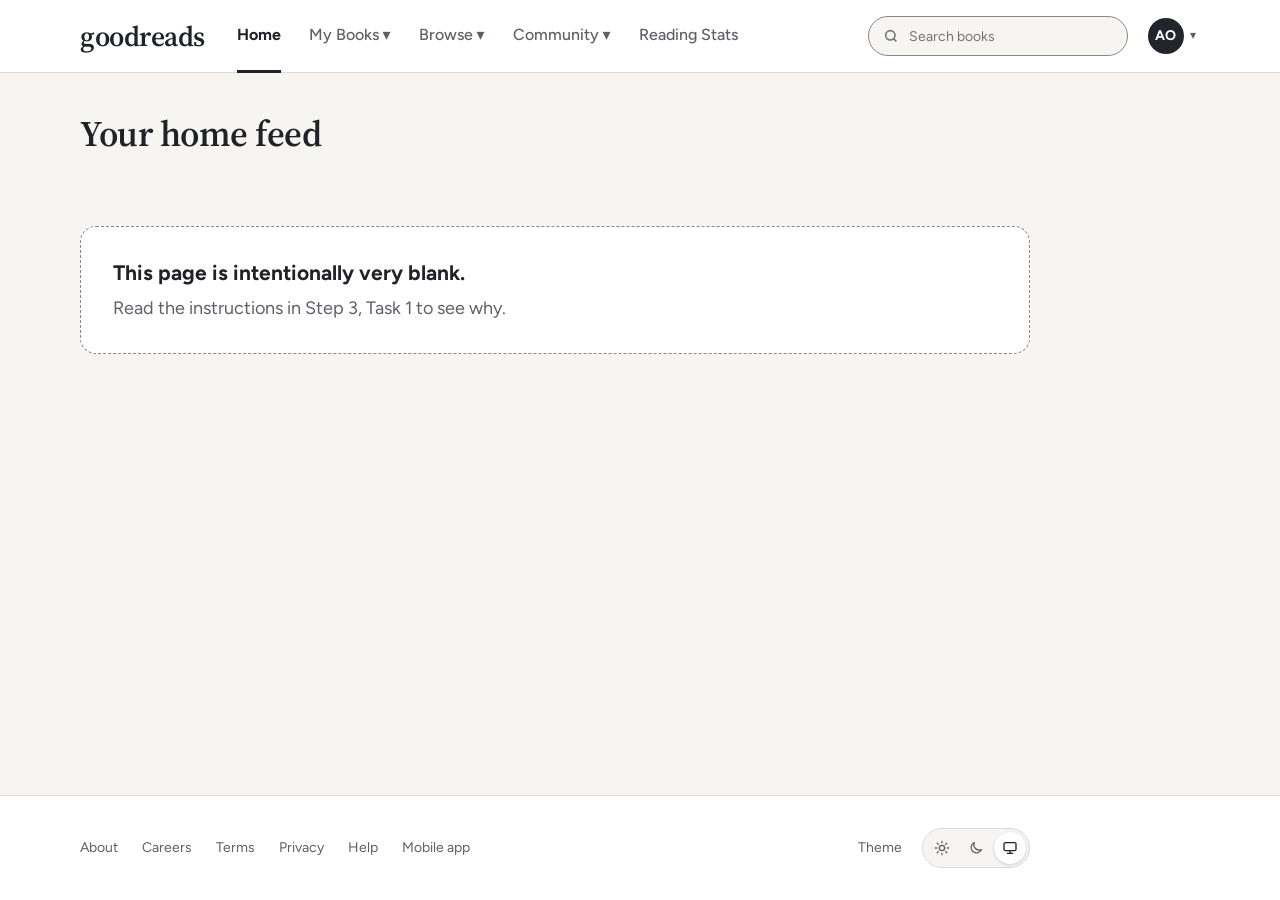
<file: index.html>
<!DOCTYPE html>
<html lang="en">
<head>
  <meta charset="utf-8">
  <meta name="viewport" content="width=device-width, initial-scale=1">
  <title>Home · Goodreads</title>
  <meta name="description" content="A reading stats dashboard concept for Goodreads, built from a Goodreads library export.">
  <script>
    // Apply the saved or device theme before first paint, so the page never flashes the wrong colors.
    (function () {
      var pref = localStorage.getItem("gr-theme") || "auto";
      var dark = pref === "dark" || (pref === "auto" && window.matchMedia("(prefers-color-scheme: dark)").matches);
      document.documentElement.setAttribute("data-theme", dark ? "dark" : "light");
    })();
  </script>
  <link rel="preconnect" href="https://fonts.googleapis.com">
  <link rel="preconnect" href="https://fonts.gstatic.com" crossorigin>
  <link href="https://fonts.googleapis.com/css2?family=Figtree:ital,wght@0,400;0,500;0,600;0,700;0,800;1,800&family=Source+Serif+4:ital,opsz,wght@0,8..60,600;1,8..60,600&display=swap" rel="stylesheet">
  <link rel="stylesheet" href="css/tokens.css">
  <link rel="stylesheet" href="css/styles.css">
</head>
<body>
  <a class="skip-link" href="#main">Skip to content</a>

  <header class="site-header">
    <div class="site-header__inner">
      <button class="icon-button menu-button" type="button" aria-label="Open menu" aria-expanded="false" aria-controls="mobile-nav">
        <svg width="24" height="24" viewBox="0 0 24 24" aria-hidden="true"><path d="M4 7h16M4 12h16M4 17h16" stroke="currentColor" stroke-width="2" stroke-linecap="round"/></svg>
      </button>
      <a class="wordmark" href="index.html" aria-label="Goodreads home">goodreads</a>
      <nav class="site-nav" id="mobile-nav" aria-label="Main">
        <a href="index.html" aria-current="page">Home</a>
        <div class="nav-dropdown">
          <button type="button" aria-expanded="false" aria-controls="mybooks-menu" data-popover="mybooks-menu">My Books <span aria-hidden="true">▾</span></button>
          <div class="popover popover--left nav-menu" id="mybooks-menu" hidden>
            <ul class="menu-list">
              <li><a href="#">Read</a></li>
              <li><a href="#">Currently reading</a></li>
              <li><a href="#">Want to read</a></li>
              <li><a href="reading-stats.html">Reading Stats</a></li>
              <li><a href="#">Year in Books</a></li>
            </ul>
          </div>
        </div>
        <a href="#">Browse <span aria-hidden="true">▾</span></a>
        <a href="#">Community <span aria-hidden="true">▾</span></a>
        <a href="reading-stats.html">Reading Stats</a>
      </nav>
      <div class="site-header__right">
        <label class="search">
          <span class="visually-hidden">Search books</span>
          <input type="search" placeholder="Search books">
        </label>
        <div class="popover-wrap">
          <button class="avatar-button" type="button" aria-expanded="false" aria-controls="profile-menu" data-popover="profile-menu">
            <span class="avatar" aria-hidden="true"></span>
            <span class="caret" aria-hidden="true">▾</span>
            <span class="visually-hidden">Profile and appearance</span>
          </button>
          <div class="popover profile-menu" id="profile-menu" hidden>
            <div class="profile-menu__who">
              <span class="avatar avatar--lg" aria-hidden="true"></span>
              <div><strong data-user-name></strong><a href="#" data-user-link>View profile</a></div>
            </div>
            <ul class="menu-list">
              <li><a href="#">Profile</a></li>
              <li><a href="#">Friends</a></li>
              <li><a href="reading-stats.html#overview">Reading Challenge</a></li>
              <li><a href="#">Year in Books</a></li>
              <li><a href="reading-stats.html">Reading Stats</a></li>
            </ul>
            <fieldset class="appearance">
              <legend>Appearance</legend>
              <label class="radio"><input type="radio" name="theme" value="auto"><span><span class="radio__label">Automatic</span><span class="radio__help">Matches your device: light by day, dark at night</span></span></label>
              <label class="radio"><input type="radio" name="theme" value="light"><span><span class="radio__label">Light</span></span></label>
              <label class="radio"><input type="radio" name="theme" value="dark"><span><span class="radio__label">Dark</span></span></label>
            </fieldset>
            <ul class="menu-list">
              <li><a href="#">Account settings</a></li>
              <li><a href="#">Help</a></li>
              <li><a href="#">Sign out</a></li>
            </ul>
          </div>
        </div>
      </div>
    </div>
  </header>

  <main id="main" class="page">
    <h1 class="home-title">Your home feed</h1>

    <section class="home-note" aria-labelledby="home-note-title">
      <div class="home-note__head">
        <h2 id="home-note-title" class="home-note__title">This page is intentionally very blank.</h2>
        <p class="home-note__text">Read the instructions in Step 3, Task 1 to see why.</p>
      </div>
    </section>
  </main>

  <footer class="site-footer">
    <div class="site-footer__inner">
      <nav class="site-footer__links" aria-label="Footer"><a href="#">About</a><a href="#">Careers</a><a href="#">Terms</a><a href="#">Privacy</a><a href="#">Help</a><a href="#">Mobile app</a></nav>
      <fieldset class="theme-switch">
        <legend>Theme</legend>
        <div class="theme-switch__options">
          <label title="Light"><input type="radio" name="theme-footer" value="light" aria-label="Light"><span><svg width="16" height="16" viewBox="0 0 24 24" fill="none" stroke="currentColor" stroke-width="2" stroke-linecap="round" aria-hidden="true"><circle cx="12" cy="12" r="4"/><path d="M12 2v2M12 20v2M4.9 4.9l1.4 1.4M17.7 17.7l1.4 1.4M2 12h2M20 12h2M4.9 19.1l1.4-1.4M17.7 6.3l1.4-1.4"/></svg></span></label>
          <label title="Dark"><input type="radio" name="theme-footer" value="dark" aria-label="Dark"><span><svg width="16" height="16" viewBox="0 0 24 24" fill="none" stroke="currentColor" stroke-width="2" stroke-linecap="round" stroke-linejoin="round" aria-hidden="true"><path d="M20 14.5A8 8 0 0 1 9.5 4a8 8 0 1 0 10.5 10.5z"/></svg></span></label>
          <label title="Automatic (match your device)"><input type="radio" name="theme-footer" value="auto" aria-label="Automatic, match your device"><span><svg width="16" height="16" viewBox="0 0 24 24" fill="none" stroke="currentColor" stroke-width="2" stroke-linecap="round" stroke-linejoin="round" aria-hidden="true"><rect x="3" y="4" width="18" height="12" rx="2"/><path d="M8 20h8M12 16v4"/></svg></span></label>
        </div>
      </fieldset>
    </div>
  </footer>

  <script src="js/content.js"></script>
  <script src="js/shell.js"></script>
</body>
</html>
</file>
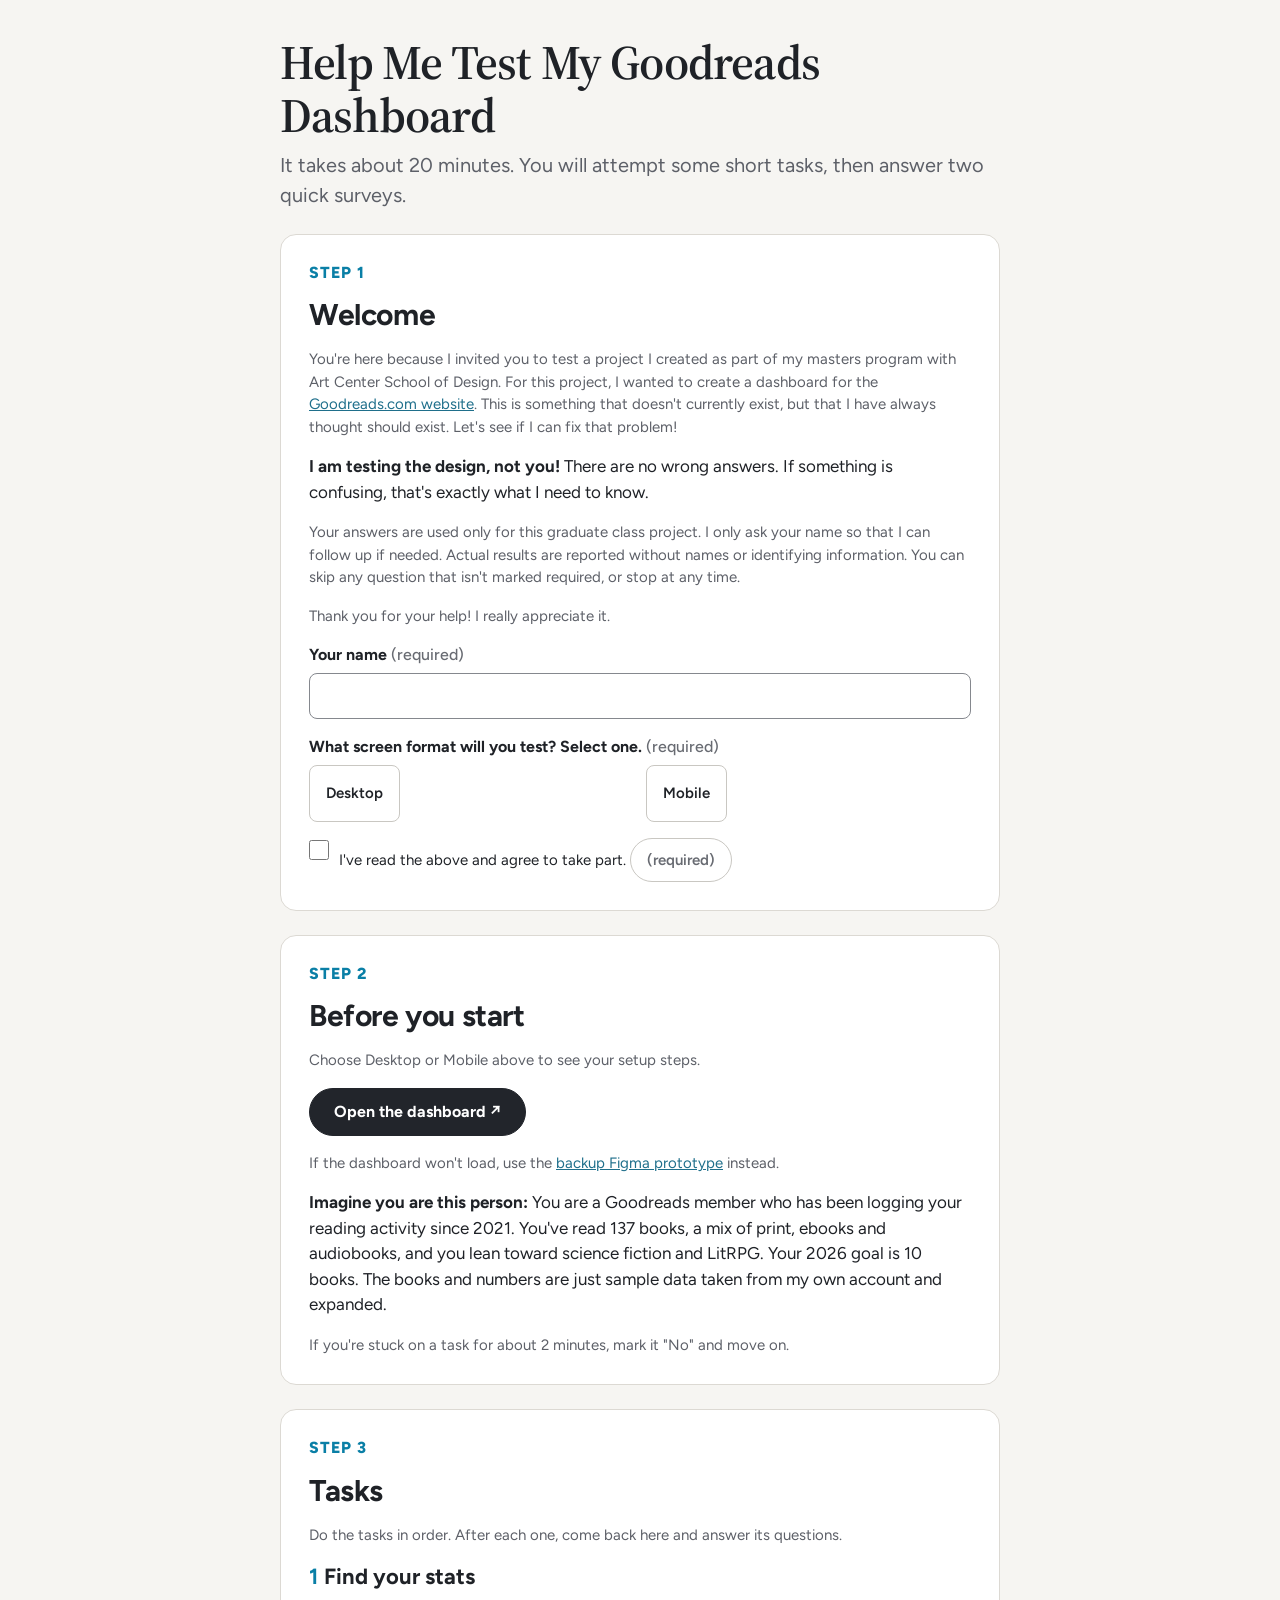
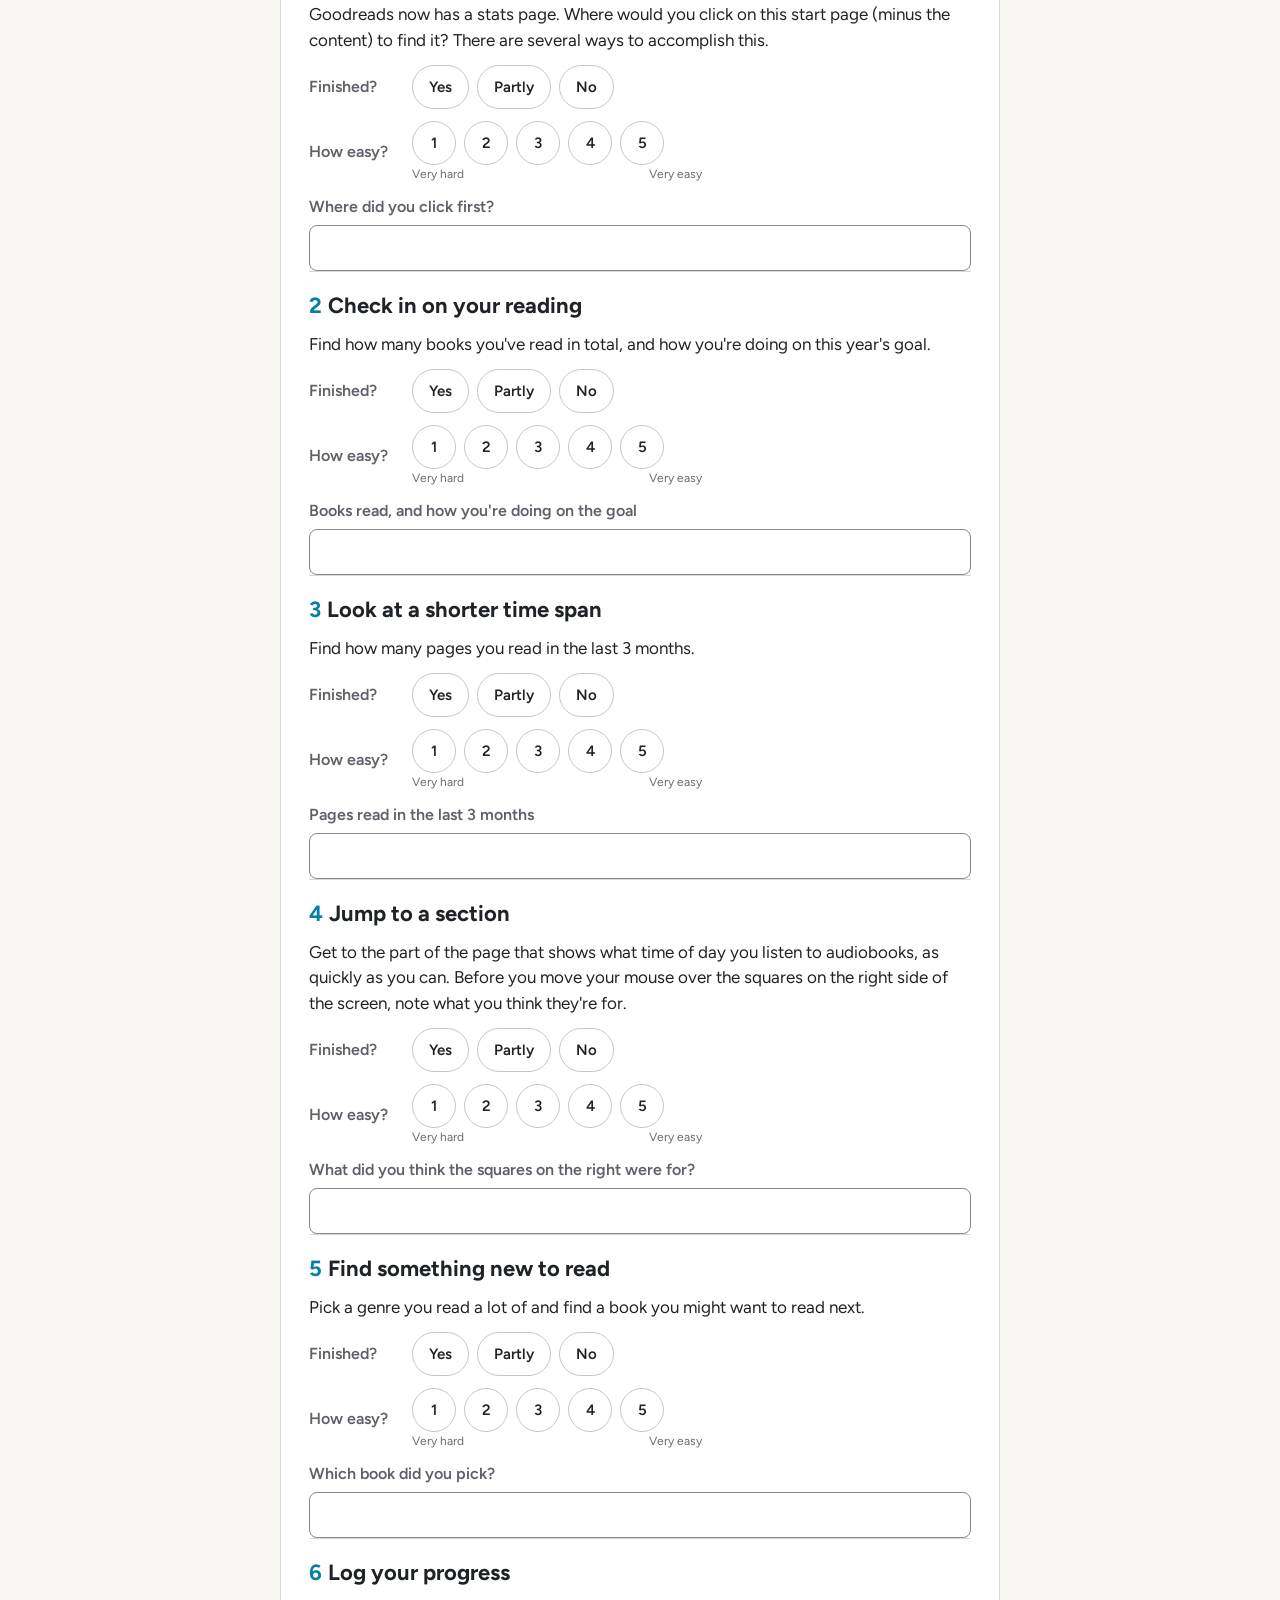
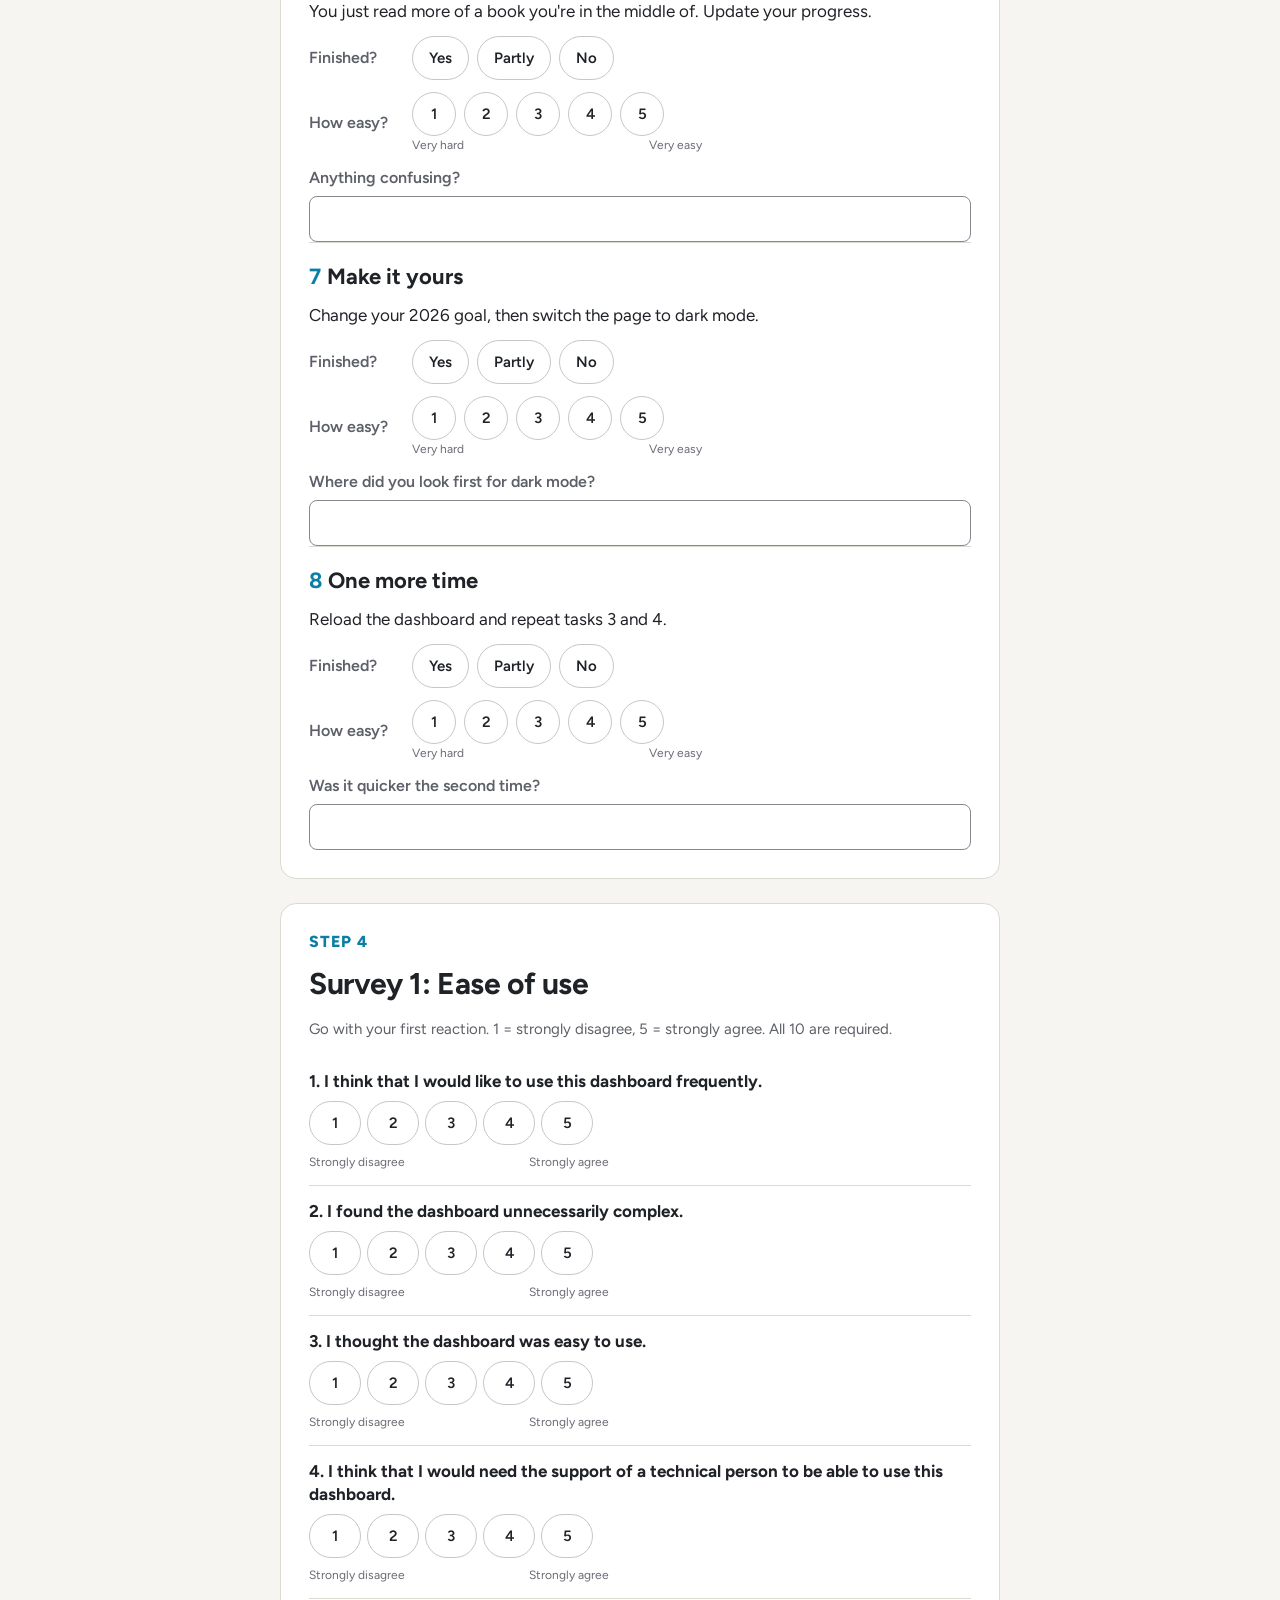
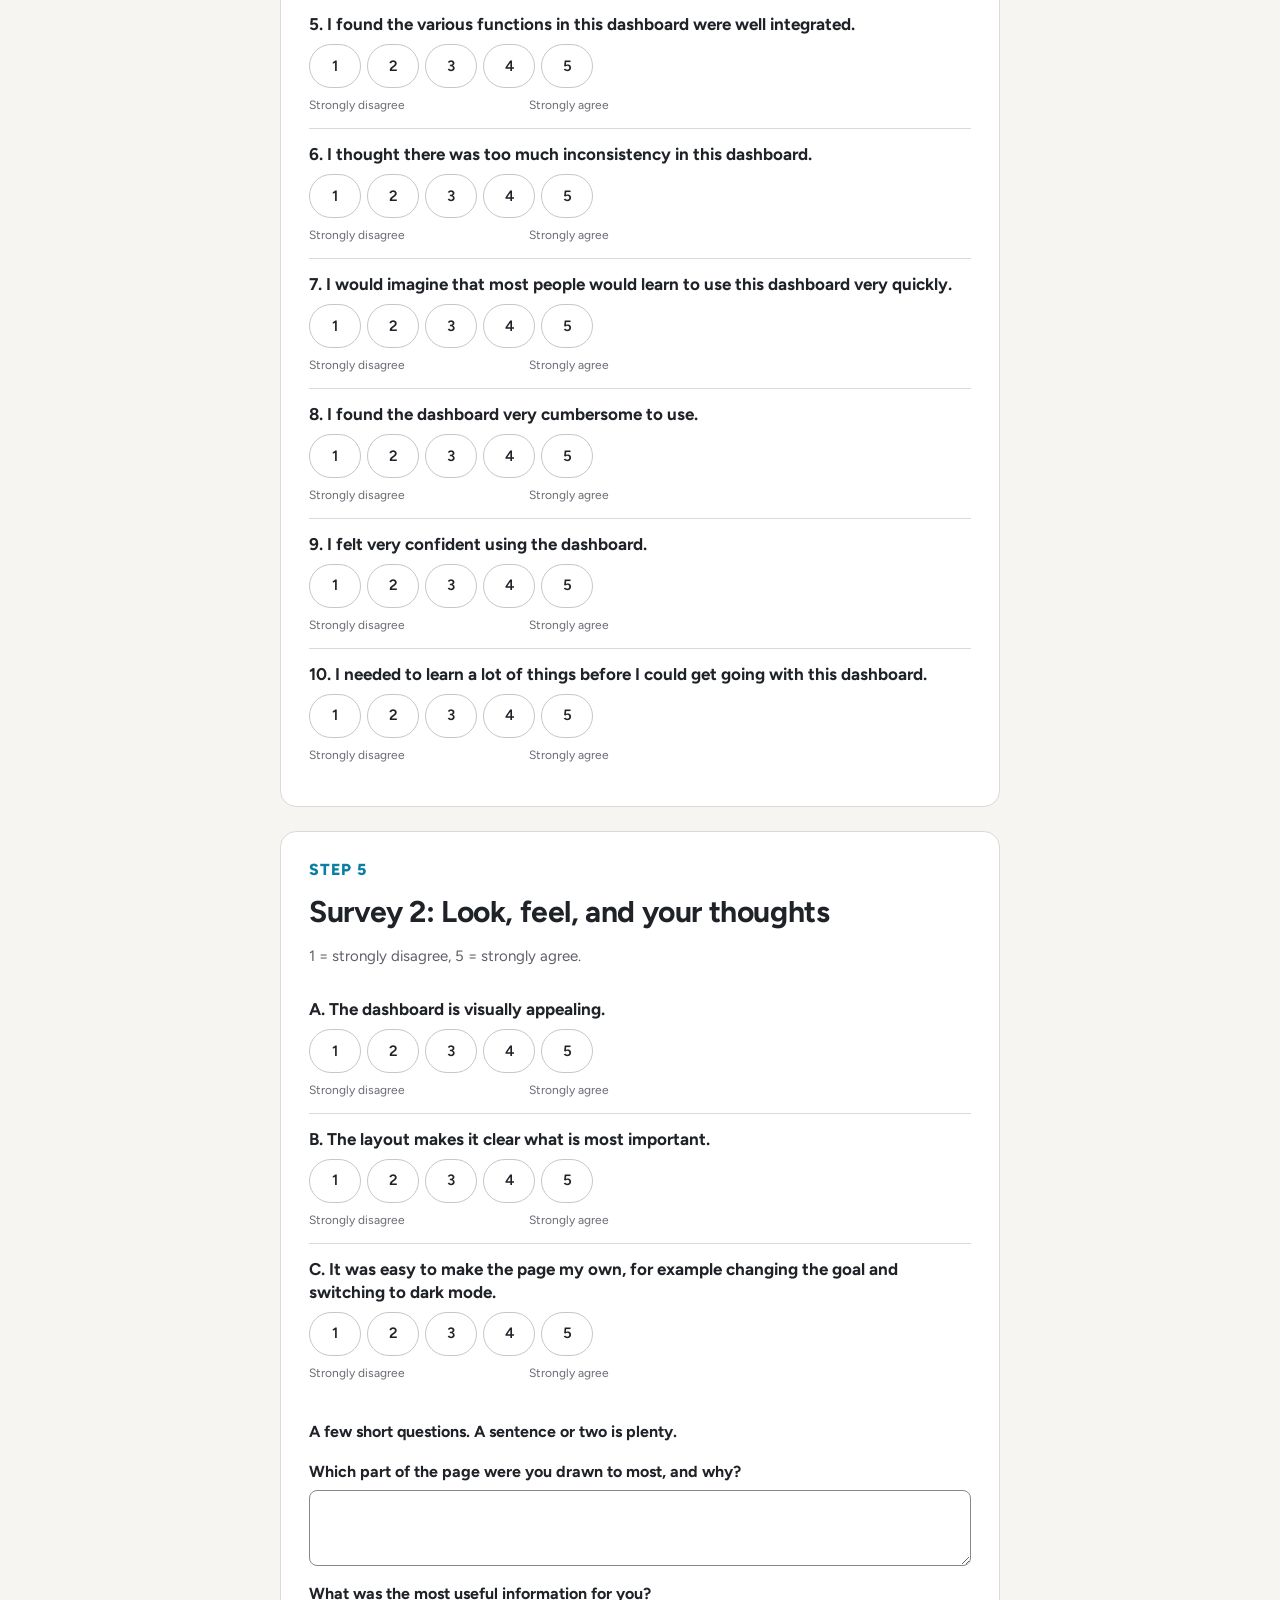
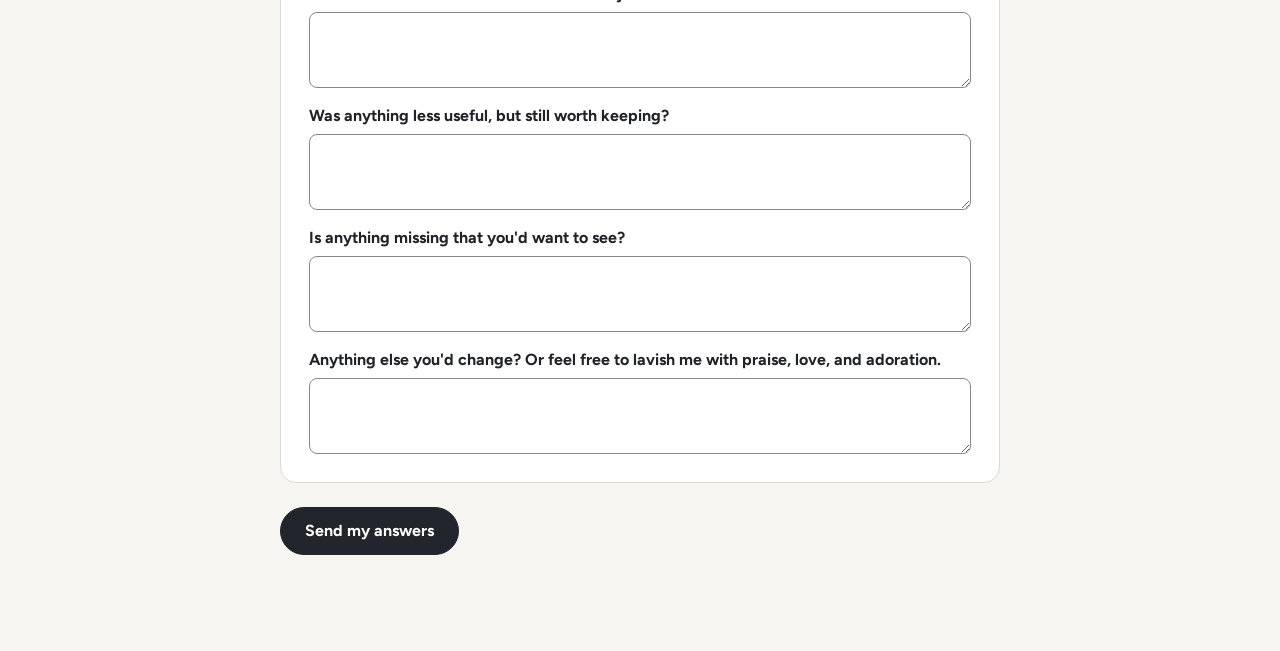
<file: usabilitytest/index.html>
<!DOCTYPE html>
<html lang="en">
<head>
  <meta charset="utf-8">
  <meta name="viewport" content="width=device-width, initial-scale=1">
  <title>Usability Test · Goodreads Reading Stats</title>
  <script>
    (function () {
      var dark = window.matchMedia("(prefers-color-scheme: dark)").matches;
      document.documentElement.setAttribute("data-theme", dark ? "dark" : "light");
    })();
  </script>
  <link rel="preconnect" href="https://fonts.googleapis.com">
  <link rel="preconnect" href="https://fonts.gstatic.com" crossorigin>
  <link href="https://fonts.googleapis.com/css2?family=Figtree:wght@400;500;600;700;800&family=Source+Serif+4:opsz,wght@8..60,600&display=swap" rel="stylesheet">
  <link rel="stylesheet" href="../css/tokens.css">
  <link rel="stylesheet" href="styles.css">
</head>
<body>
<main class="wrap">
  <header>
    <h1>Help Me Test My Goodreads Dashboard</h1>
    <p class="lead">It takes about 20 minutes. You will attempt some short tasks, then answer two quick surveys.</p>
  </header>

  <form id="test" novalidate>
    <div class="wrap form-wrap">

      <!-- 1. Welcome -->
      <section class="card" aria-labelledby="h-welcome">
        <p class="step">Step 1</p>
        <h2 id="h-welcome">Welcome</h2>
        <p class="muted">You're here because I invited you to test a project I created as part of my masters program with Art Center School of Design. For this project, I wanted to create a dashboard for the <a href="https://www.goodreads.com" target="_blank">Goodreads.com website</a>. This is something that doesn't currently exist, but that I have always thought should exist. Let's see if I can fix that problem!</p>
        <p><strong>I am testing the design, not you!</strong> There are no wrong answers. If something is confusing, that's exactly what I need to know.</p>
        <p class="muted">Your answers are used only for this graduate class project. I only ask your name so that I can follow up if needed. Actual results are reported without names or identifying information. You can skip any question that isn't marked required, or stop at any time.</p>
        <p class="muted">Thank you for your help! I really appreciate it.</p>

        <div class="field" data-field="name">
          <label class="label" for="name">Your name <span class="req">(required)</span></label>
          <input type="text" id="name" name="name" autocomplete="name">
        </div>

        <div class="field" data-field="format">
          <span class="label" id="format-label">What screen format will you test? Select one. <span class="req">(required)</span></span>
          <div class="choices format-cards" role="radiogroup" aria-labelledby="format-label">
            <label class="choice"><input type="radio" name="format" value="Desktop"><span>Desktop</span></label>
            <label class="choice"><input type="radio" name="format" value="Mobile"><span>Mobile</span></label>
          </div>
        </div>

        <div class="field" data-field="consent">
          <label class="choice consent-choice">
            <input class="consent-input" type="checkbox" name="consent">
            <span class="consent-copy">I've read the above and agree to take part. <span class="req">(required)</span></span>
          </label>
        </div>
      </section>

      <!-- 2. Before you start -->
      <section class="card" aria-labelledby="h-setup">
        <p class="step">Step 2</p>
        <h2 id="h-setup">Before you start</h2>
        <p data-only="none" class="muted">Choose Desktop or Mobile above to see your setup steps.</p>
        <ul class="plain" data-only="Desktop" hidden>
          <li>Use a laptop or desktop computer with the browser window as large as it goes.</li>
          <li>Open the dashboard in a new tab with the button below. Keep this page open in its own tab and switch back after each task to record your answers.</li>
        </ul>
        <ul class="plain" data-only="Mobile" hidden>
          <li>Use your phone, holding it upright.</li>
          <li>Open the dashboard with the button below. It opens in a new tab. After each task, switch back to this tab to record your answers. Your answers are saved as you go, so nothing is lost if the page reloads.</li>
        </ul>
        <div class="links">
          <a class="button" href="https://aoutlaw.github.io/goodreads-dashboard/index.html" target="_blank" rel="noopener">Open the dashboard ↗</a>
        </div>
        <p class="muted">If the dashboard won't load, use the <a href="https://www.figma.com/proto/AfBSsEkNAUlwF0ZJhPzT0v/GIXD501---Goodreads-Dashboard?node-id=175-16043&amp;p=f&amp;viewport=163%2C471%2C0.15&amp;t=feGjT2m9b2hRKiSo-1&amp;scaling=min-zoom&amp;content-scaling=fixed&amp;starting-point-node-id=175%3A11074&amp;show-proto-sidebar=1&amp;page-id=4%3A3" target="_blank" rel="noopener">backup Figma prototype</a> instead.</p>
        <p><strong>Imagine you are this person:</strong> You are a Goodreads member who has been logging your reading activity since 2021. You've read 137 books, a mix of print, ebooks and audiobooks, and you lean toward science fiction and LitRPG. Your 2026 goal is 10 books. The books and numbers are just sample data taken from my own account and expanded.</p>
        <p class="muted">If you're stuck on a task for about 2 minutes, mark it "No" and move on.</p>
      </section>

      <!-- 3. Tasks -->
      <section class="card" aria-labelledby="h-tasks">
        <p class="step">Step 3</p>
        <h2 id="h-tasks">Tasks</h2>
        <p class="muted">Do the tasks in order. After each one, come back here and answer its questions.</p>
        <div data-tasks></div>
      </section>

      <!-- 4. SUS -->
      <section class="card" aria-labelledby="h-sus">
        <p class="step">Step 4</p>
        <h2 id="h-sus">Survey 1: Ease of use</h2>
        <p class="muted">Go with your first reaction. 1 = strongly disagree, 5 = strongly agree. All 10 are required.</p>
        <div class="scale" data-sus></div>
      </section>

      <!-- 5. Look and feel + questions -->
      <section class="card" aria-labelledby="h-look">
        <p class="step">Step 5</p>
        <h2 id="h-look">Survey 2: Look, feel, and your thoughts</h2>
        <p class="muted">1 = strongly disagree, 5 = strongly agree.</p>
        <div class="scale" data-look></div>
        <p class="label" style="margin-top:8px">A few short questions. A sentence or two is plenty.</p>
        <div data-open style="display:flex;flex-direction:column;gap:16px"></div>
      </section>

      <section class="submit-bar">
        <p class="error" data-error role="alert" hidden></p>
        <button class="button" type="submit" data-submit>Send my answers</button>
        <p class="muted" data-preview-note hidden></p>
      </section>
    </div>
  </form>

  <section class="card thanks" data-thanks hidden aria-live="polite">
    <div class="check" aria-hidden="true">✓</div>
    <h2>Thank you!</h2>
    <p class="muted">Your answers were sent. You can close this page.</p>
  </section>
</main>

<script src="config.js"></script>
<script>
(function () {
  "use strict";
  var DASH = "the dashboard";
  var TASKS = [
    { key: "t1", title: "Find your stats",
      text: "Goodreads now has a stats page. Where would you click on this start page (minus the content) to find it? There are several ways to accomplish this.",
      notes: "Where did you click first?" },
    { key: "t2", title: "Check in on your reading",
      text: "Find how many books you've read in total, and how you're doing on this year's goal.",
      notes: "Books read, and how you're doing on the goal" },
    { key: "t3", title: "Look at a shorter time span",
      text: "Find how many pages you read in the last 3 months.",
      notes: "Pages read in the last 3 months" },
    { key: "t4", title: "Jump to a section",
      text: { Desktop: "Get to the part of the page that shows what time of day you listen to audiobooks, as quickly as you can. Before you move your mouse over the squares on the right side of the screen, note what you think they're for.",
              Mobile: "Get to the part of the page that shows what time of day you listen to audiobooks, as quickly as you can." },
      notes: { Desktop: "What did you think the squares on the right were for?", Mobile: "How did you get there?" } },
    { key: "t5", title: "Find something new to read",
      text: "Pick a genre you read a lot of and find a book you might want to read next.",
      notes: "Which book did you pick?" },
    { key: "t6", title: "Log your progress",
      text: "You just read more of a book you're in the middle of. Update your progress.",
      notes: "Anything confusing?" },
    { key: "t7", title: "Make it yours",
      text: "Change your 2026 goal, then switch the page to dark mode.",
      notes: "Where did you look first for dark mode?" },
    { key: "t8", title: "One more time",
      text: "Reload the dashboard and repeat tasks 3 and 4.",
      notes: "Was it quicker the second time?" }
  ];
  var SUS = [
    "I think that I would like to use this dashboard frequently.",
    "I found the dashboard unnecessarily complex.",
    "I thought the dashboard was easy to use.",
    "I think that I would need the support of a technical person to be able to use this dashboard.",
    "I found the various functions in this dashboard were well integrated.",
    "I thought there was too much inconsistency in this dashboard.",
    "I would imagine that most people would learn to use this dashboard very quickly.",
    "I found the dashboard very cumbersome to use.",
    "I felt very confident using the dashboard.",
    "I needed to learn a lot of things before I could get going with this dashboard."
  ];
  var LOOK = [
    ["lookA", "A. The dashboard is visually appealing.", true],
    ["lookB", "B. The layout makes it clear what is most important.", true],
    ["lookC", "C. It was easy to make the page my own, for example changing the goal and switching to dark mode.", true]
  ];
  var OPEN = [
    ["q1", "Which part of the page were you drawn to most, and why?"],
    ["q2", "What was the most useful information for you?"],
    ["q3", "Was anything less useful, but still worth keeping?"],
    ["q4", "Is anything missing that you'd want to see?"],
    ["q5", "Did you want a way to jump between sections?", ["A row of section buttons", "A \"Jump to\" button", "No, scrolling is fine"], "Mobile"],
    ["q6", "Anything else you'd change? Or feel free to lavish me with praise, love, and adoration."]
  ];

  var form = document.getElementById("test");
  var $ = function (s, r) { return (r || document).querySelector(s); };
  var $$ = function (s, r) { return Array.prototype.slice.call((r || document).querySelectorAll(s)); };
  function esc(s) { return String(s).replace(/[&<>"]/g, function (c) { return { "&": "&amp;", "<": "&lt;", ">": "&gt;", '"': "&quot;" }[c]; }); }
  function pills(name, values, labelId) {
    return '<div class="choices" role="radiogroup"' + (labelId ? ' aria-labelledby="' + labelId + '"' : "") + ">" +
      values.map(function (v) { return '<label class="choice"><input type="radio" name="' + name + '" value="' + esc(v) + '"><span>' + esc(v) + "</span></label>"; }).join("") + "</div>";
  }
  function scaleQ(name, text, required) {
    var id = "l-" + name;
    return '<div class="scale-q field" data-field="' + name + '"><p id="' + id + '">' + esc(text) + (required ? "" : ' <span class="req">(optional)</span>') + "</p>" +
      pills(name, ["1", "2", "3", "4", "5"], id) + '<div class="scale-ends"><span>Strongly disagree</span><span>Strongly agree</span></div></div>';
  }
  function byFormat(v, fmt) { return typeof v === "string" ? v : (v[fmt] || v.Desktop); }

  // Build the page
  $("[data-tasks]").innerHTML = TASKS.map(function (t, i) {
    return '<div class="task"><h3><span>' + (i + 1) + "</span>" + esc(t.title) + '</h3><p data-task-text="' + i + '"></p>' +
      '<div class="row2"><span class="label" id="l-' + t.key + 'd">Finished?</span>' + pills(t.key + "_done", ["Yes", "Partly", "No"], "l-" + t.key + "d") +
      '<span class="label" id="l-' + t.key + 'e">How easy?</span><div>' + pills(t.key + "_ease", ["1", "2", "3", "4", "5"], "l-" + t.key + "e") +
      '<div class="scale-ends scale-task-ends"><span>Very hard</span><span>Very easy</span></div></div></div>' +
      '<label class="field"><span class="label task-notes-label" data-task-notes="' + i + '"></span><input type="text" name="' + t.key + '_notes"></label></div>';
  }).join("");
  $("[data-sus]").innerHTML = SUS.map(function (s, i) { return scaleQ("sus" + (i + 1), (i + 1) + ". " + s, true); }).join("");
  $("[data-look]").innerHTML = LOOK.map(function (l) { return scaleQ(l[0], l[1], l[2]); }).join("");
  $("[data-open]").innerHTML = OPEN.map(function (q) {
    var only = q[3] ? ' data-only="' + q[3] + '" hidden' : "";
    if (q[2]) return '<div class="field"' + only + '><span class="label" id="l-' + q[0] + '">' + esc(q[1]) + "</span>" + pills(q[0], q[2], "l-" + q[0]) + "</div>";
    return '<label class="field"' + only + '><span class="label">' + esc(q[1]) + '</span><textarea name="' + q[0] + '"></textarea></label>';
  }).join("");

  function format() { var r = $('input[name="format"]:checked'); return r ? r.value : ""; }
  function applyFormat() {
    var fmt = format();
    $$("[data-only]").forEach(function (el) {
      var o = el.getAttribute("data-only");
      el.hidden = o === "none" ? !!fmt : o !== fmt;
    });
    TASKS.forEach(function (t, i) {
      $('[data-task-text="' + i + '"]').textContent = byFormat(t.text, fmt || "Desktop");
      $('[data-task-notes="' + i + '"]').textContent = byFormat(t.notes, fmt || "Desktop");
    });
  }

  // Save answers as people go, so switching tabs or a reload loses nothing.
  var KEY = "gr-usability-answers";
  function save() {
    var data = {};
    $$("input, textarea", form).forEach(function (el) {
      if (el.type === "radio") { if (el.checked) data[el.name] = el.value; }
      else if (el.type === "checkbox") data[el.name] = el.checked;
      else data[el.name] = el.value;
    });
    try { localStorage.setItem(KEY, JSON.stringify(data)); } catch (e) {}
  }
  function restore() {
    var data; try { data = JSON.parse(localStorage.getItem(KEY) || "{}"); } catch (e) { data = {}; }
    $$("input, textarea", form).forEach(function (el) {
      if (!(el.name in data)) return;
      if (el.type === "radio") el.checked = data[el.name] === el.value;
      else if (el.type === "checkbox") el.checked = !!data[el.name];
      else el.value = data[el.name];
    });
  }
  form.addEventListener("input", function (e) {
    save();
    if (e.target.name === "format") applyFormat();
    var f = e.target.closest("[data-field]");
    if (f) setFieldError(f, false);
  });
  form.addEventListener("change", function (e) { save(); if (e.target.name === "format") applyFormat(); });

  function value(name) {
    var els = $$('[name="' + name + '"]', form);
    if (!els.length) return "";
    if (els[0].type === "radio") { var c = els.filter(function (e) { return e.checked; })[0]; return c ? c.value : ""; }
    if (els[0].type === "checkbox") return els[0].checked;
    return els[0].value.trim();
  }
  function susScore() {
    var total = 0;
    for (var i = 1; i <= 10; i++) {
      var v = +value("sus" + i);
      if (!v) return "";
      total += i % 2 ? v - 1 : 5 - v;
    }
    return String(total * 2.5);
  }

  // Mark a required question as missing: text message, aria-invalid, and the red outline (WCAG 3.3.1, 1.4.1).
  function setFieldError(f, on) {
    f.classList.toggle("invalid", on);
    var msg = f.querySelector(".field-error");
    var target = f.querySelector('[role="radiogroup"], input[type="text"], input[type="checkbox"]');
    if (on && !msg) {
      msg = document.createElement("p");
      msg.className = "field-error";
      msg.id = "err-" + f.getAttribute("data-field");
      msg.textContent = "Please answer this question.";
      f.appendChild(msg);
    }
    if (msg) msg.hidden = !on;
    if (target) {
      if (on) { target.setAttribute("aria-invalid", "true"); target.setAttribute("aria-describedby", "err-" + f.getAttribute("data-field")); }
      else { target.removeAttribute("aria-invalid"); target.removeAttribute("aria-describedby"); }
    }
  }

  form.addEventListener("submit", function (e) {
    e.preventDefault();
    var required = ["name", "format", "consent"];
    for (var i = 1; i <= 10; i++) required.push("sus" + i);
    LOOK.forEach(function (l) { if (l[2]) required.push(l[0]); });
    var missing = required.filter(function (n) { return !value(n); });
    $$("[data-field]").forEach(function (f) { setFieldError(f, missing.indexOf(f.getAttribute("data-field")) >= 0); });
    var err = $("[data-error]");
    if (missing.length) {
      err.textContent = "Please answer the " + missing.length + (missing.length === 1 ? " required question" : " required questions") + ". Each one is marked \"Please answer this question\".";
      err.hidden = false;
      var first = $('[data-field="' + missing[0] + '"]');
      first.scrollIntoView({ behavior: "smooth", block: "center" });
      var input = $("input", first); if (input) setTimeout(function () { input.focus({ preventScroll: true }); }, 400);
      return;
    }
    err.hidden = true;

    var answers = { name: value("name"), format: value("format"), sus_score: susScore() };
    TASKS.forEach(function (t) { ["_done", "_ease", "_notes"].forEach(function (s) { answers[t.key + s] = value(t.key + s); }); });
    for (var j = 1; j <= 10; j++) answers["sus" + j] = value("sus" + j);
    LOOK.forEach(function (l) { answers[l[0]] = value(l[0]); });
    OPEN.forEach(function (q) { answers[q[0]] = value(q[0]); });

    var cfg = window.FORM_CONFIG || {};
    var body = new URLSearchParams();
    Object.keys(answers).forEach(function (k) {
      if (answers[k] !== "" && cfg.entries && cfg.entries[k]) body.append(cfg.entries[k], answers[k]);
    });

    if (!cfg.action) {
      var note = $("[data-preview-note]");
      note.textContent = "Preview mode: the Google Form isn't connected yet, so nothing was sent. SUS score: " + answers.sus_score + ".";
      note.hidden = false;
      console.log("Answers (preview):", answers);
      return;
    }
    var btn = $("[data-submit]");
    btn.disabled = true; btn.textContent = "Sending…";
    fetch(cfg.action, { method: "POST", mode: "no-cors", body: body })
      .then(function () {
        try { localStorage.removeItem(KEY); } catch (e2) {}
        form.hidden = true;
        $("[data-thanks]").hidden = false;
        window.scrollTo(0, 0);
      })
      .catch(function () {
        btn.disabled = false; btn.textContent = "Send my answers";
        err.textContent = "Your answers couldn't be sent. Check your connection and try again. Nothing has been lost.";
        err.hidden = false;
      });
  });

  restore();
  applyFormat();
})();
</script>
</body>
</html>
</file>
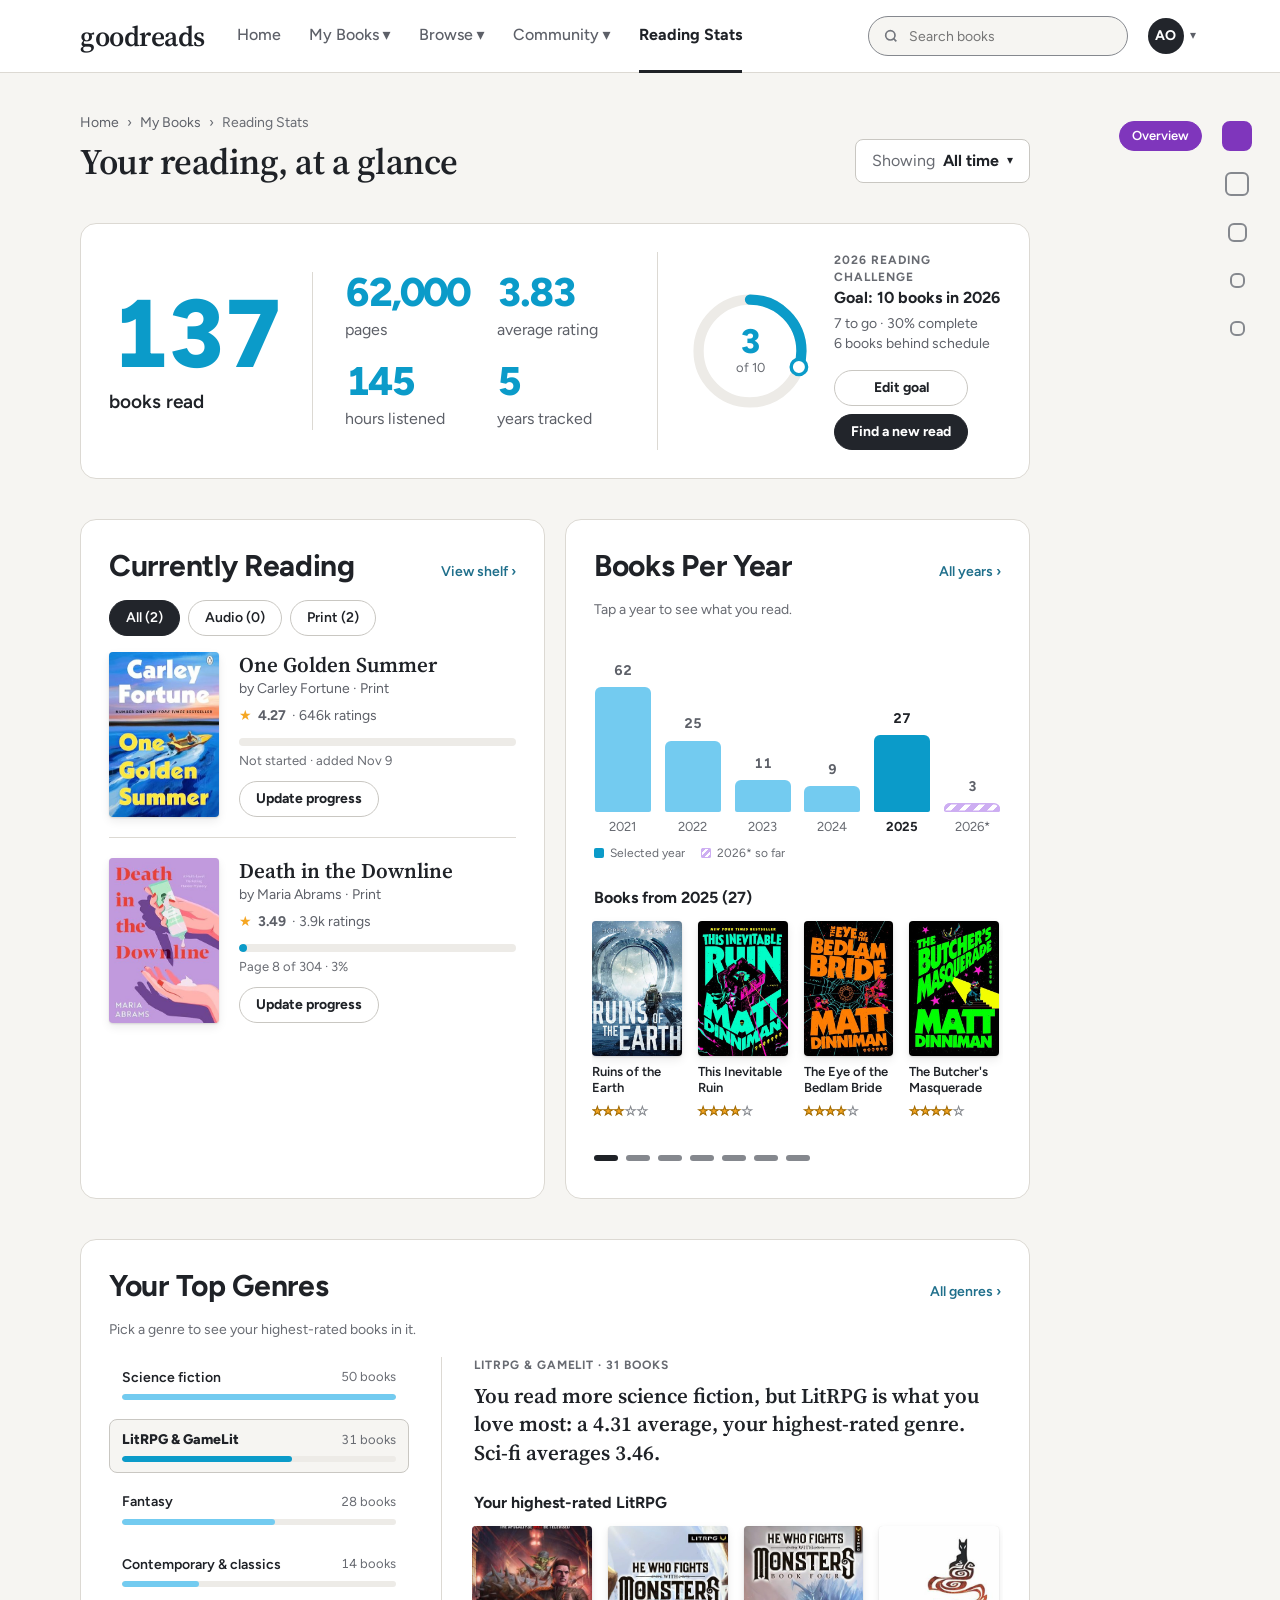
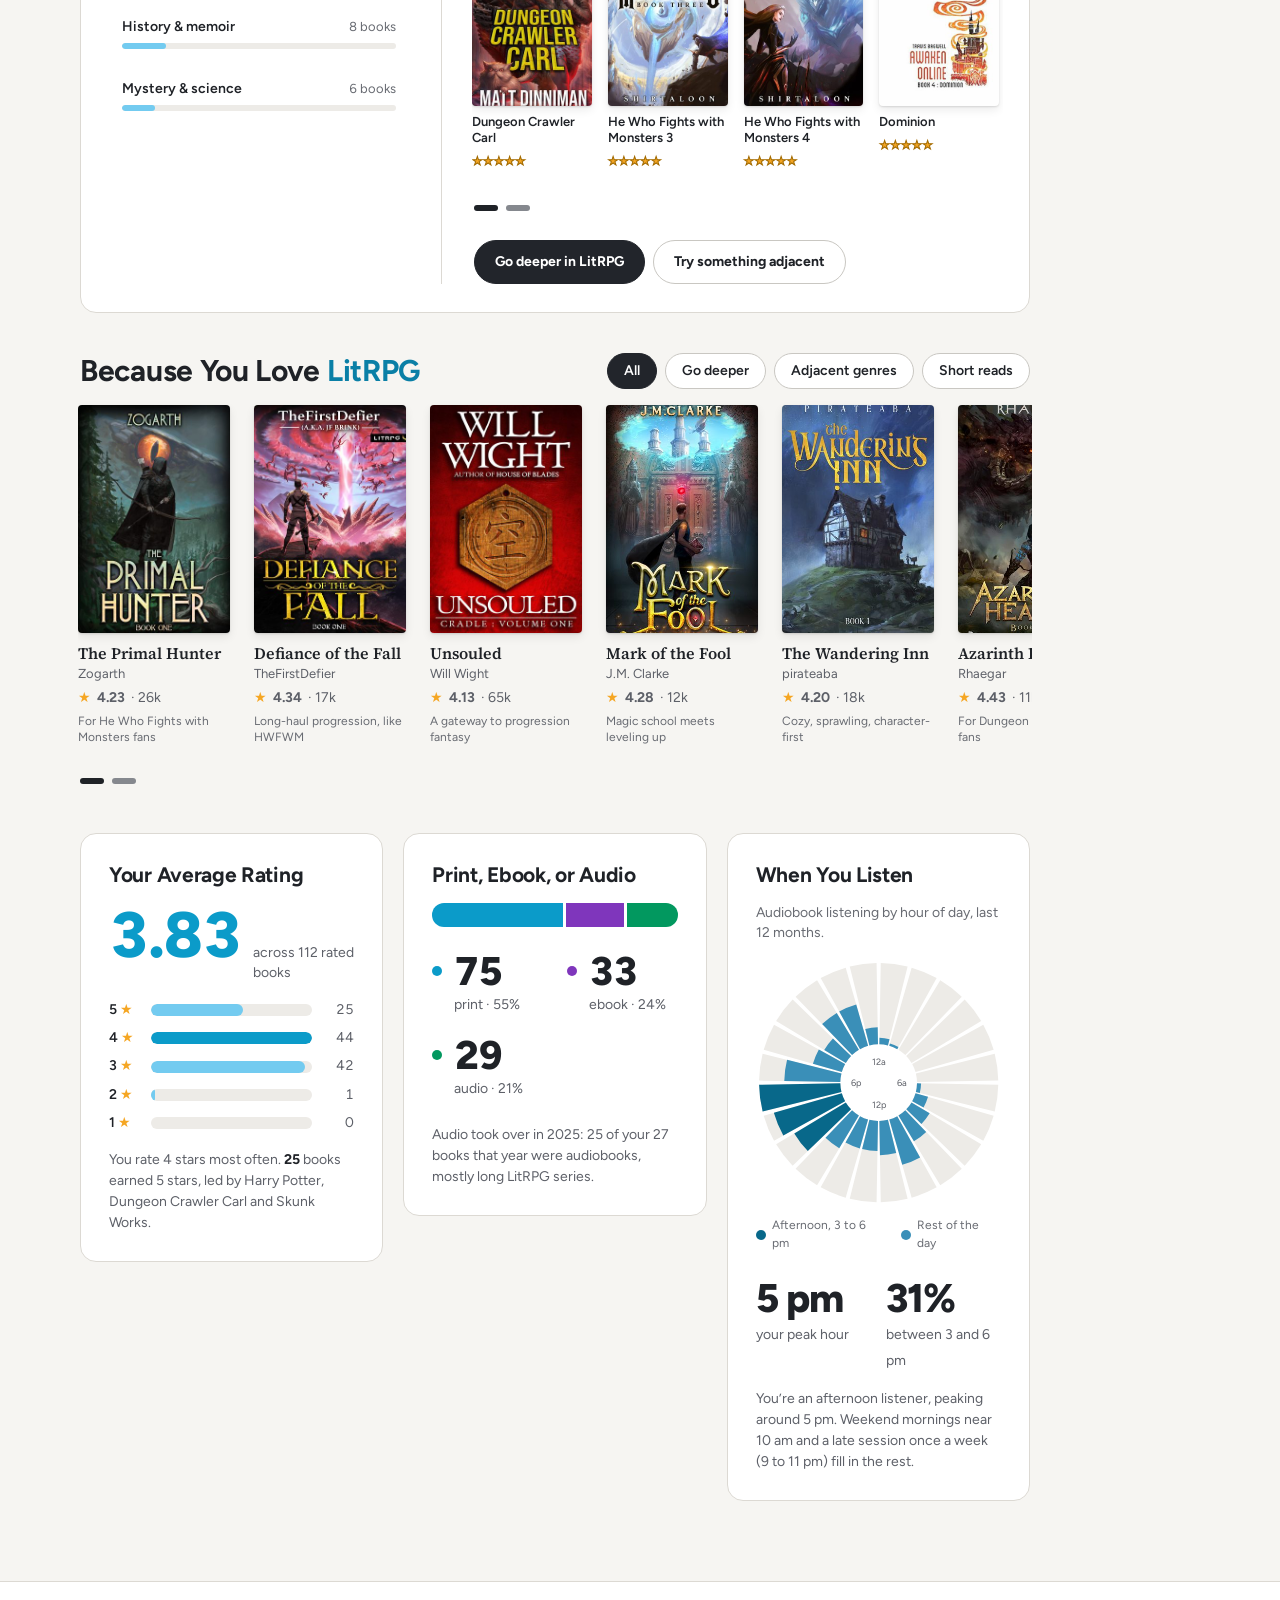
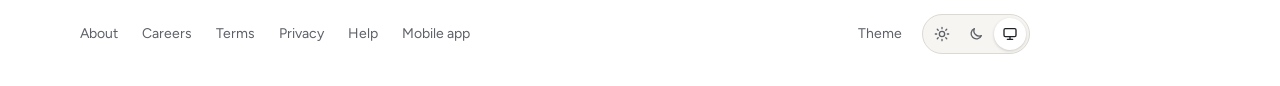
<file: reading-stats.html>
<!DOCTYPE html>
<html lang="en">
<head>
  <meta charset="utf-8">
  <meta name="viewport" content="width=device-width, initial-scale=1">
  <title>Reading Stats · Goodreads Dashboard</title>
  <meta name="description" content="A reading stats dashboard concept for Goodreads, built from a Goodreads library export.">
  <script>
    // Apply the saved or device theme before first paint, so the page never flashes the wrong colors.
    (function () {
      var pref = localStorage.getItem("gr-theme") || "auto";
      var dark = pref === "dark" || (pref === "auto" && window.matchMedia("(prefers-color-scheme: dark)").matches);
      document.documentElement.setAttribute("data-theme", dark ? "dark" : "light");
    })();
  </script>
  <link rel="preconnect" href="https://fonts.googleapis.com">
  <link rel="preconnect" href="https://fonts.gstatic.com" crossorigin>
  <link href="https://fonts.googleapis.com/css2?family=Figtree:ital,wght@0,400;0,500;0,600;0,700;0,800;1,800&family=Source+Serif+4:ital,opsz,wght@0,8..60,600;1,8..60,600&display=swap" rel="stylesheet">
  <link rel="stylesheet" href="css/tokens.css">
  <link rel="stylesheet" href="css/styles.css">
</head>
<body>
  <a class="skip-link" href="#main">Skip to content</a>

  <header class="site-header">
    <div class="site-header__inner">
      <button class="icon-button menu-button" type="button" aria-label="Open menu" aria-expanded="false" aria-controls="mobile-nav">
        <svg width="24" height="24" viewBox="0 0 24 24" aria-hidden="true"><path d="M4 7h16M4 12h16M4 17h16" stroke="currentColor" stroke-width="2" stroke-linecap="round"/></svg>
      </button>
      <a class="wordmark" href="index.html" aria-label="Goodreads home">goodreads</a>
      <nav class="site-nav" id="mobile-nav" aria-label="Main">
        <a href="index.html">Home</a>
        <div class="nav-dropdown">
          <button type="button" aria-expanded="false" aria-controls="mybooks-menu" data-popover="mybooks-menu">My Books <span aria-hidden="true">▾</span></button>
          <div class="popover popover--left nav-menu" id="mybooks-menu" hidden>
            <ul class="menu-list">
              <li><a href="#">Read</a></li>
              <li><a href="#">Currently reading</a></li>
              <li><a href="#">Want to read</a></li>
              <li><a href="reading-stats.html" aria-current="page">Reading Stats</a></li>
              <li><a href="#">Year in Books</a></li>
            </ul>
          </div>
        </div>
        <a href="#">Browse <span aria-hidden="true">▾</span></a>
        <a href="#">Community <span aria-hidden="true">▾</span></a>
        <a href="reading-stats.html" aria-current="page">Reading Stats</a>
      </nav>
      <div class="site-header__right">
        <label class="search">
          <span class="visually-hidden">Search books</span>
          <input type="search" placeholder="Search books">
        </label>
        <div class="popover-wrap">
          <button class="avatar-button" type="button" aria-expanded="false" aria-controls="profile-menu" data-popover="profile-menu">
            <span class="avatar" aria-hidden="true"></span>
            <span class="caret" aria-hidden="true">▾</span>
            <span class="visually-hidden">Profile and appearance</span>
          </button>
          <div class="popover profile-menu" id="profile-menu" hidden>
            <div class="profile-menu__who">
              <span class="avatar avatar--lg" aria-hidden="true"></span>
              <div><strong data-user-name></strong><a href="#" data-user-link>View profile</a></div>
            </div>
            <ul class="menu-list">
              <li><a href="#">Profile</a></li>
              <li><a href="#">Friends</a></li>
              <li><a href="reading-stats.html#overview">Reading Challenge</a></li>
              <li><a href="#">Year in Books</a></li>
              <li><a href="reading-stats.html" aria-current="page">Reading Stats</a></li>
            </ul>
            <fieldset class="appearance">
              <legend>Appearance</legend>
              <label class="radio"><input type="radio" name="theme" value="auto"><span><span class="radio__label">Automatic</span><span class="radio__help">Matches your device: light by day, dark at night</span></span></label>
              <label class="radio"><input type="radio" name="theme" value="light"><span><span class="radio__label">Light</span></span></label>
              <label class="radio"><input type="radio" name="theme" value="dark"><span><span class="radio__label">Dark</span></span></label>
            </fieldset>
            <ul class="menu-list">
              <li><a href="#">Account settings</a></li>
              <li><a href="#">Help</a></li>
              <li><a href="#">Sign out</a></li>
            </ul>
          </div>
        </div>
      </div>
    </div>
  </header>

  <nav class="section-rail" aria-label="Jump to section" data-section-rail></nav>

  <main id="main" class="page">
    <div class="title-row">
      <div>
        <nav class="breadcrumb" aria-label="Breadcrumb"><a href="index.html">Home</a><span aria-hidden="true">›</span><a href="#">My Books</a><span aria-hidden="true">›</span><span aria-current="page">Reading Stats</span></nav>
        <h1 class="page-title">Your reading, at a glance</h1>
      </div>
      <div class="popover-wrap time-range">
        <button class="dropdown" type="button" aria-expanded="false" aria-controls="time-range-menu" data-popover="time-range-menu">
          <span class="dropdown__label">Showing</span>
          <span class="dropdown__value" data-time-range-label>All time</span>
          <span class="dropdown__chevron" aria-hidden="true">▾</span>
        </button>
        <div class="popover time-range__menu" id="time-range-menu" hidden>
          <p class="eyebrow" id="time-range-heading">Show data from</p>
          <div role="radiogroup" aria-labelledby="time-range-heading" data-time-range-options></div>
        </div>
      </div>
    </div>

    <section class="card hero" id="overview" aria-label="Overview" data-section="Overview">
      <div class="hero__stats" data-hero-stats></div>
      <div class="hero__challenge" data-challenge></div>
    </section>

    <div class="row row--two" data-section="Reading now &amp; by year">
      <section class="card" id="reading-now" aria-labelledby="h-reading">
        <div class="section-header">
          <h2 class="section-title" id="h-reading">Currently Reading</h2>
          <a class="text-link" href="#" data-shelf-link>View shelf <span aria-hidden="true">›</span></a>
        </div>
        <div class="chips" role="group" aria-label="Filter by format" data-format-filter></div>
        <div class="current-list" data-current-list></div>
      </section>

      <section class="card" id="over-time" aria-labelledby="h-years">
        <div class="section-header">
          <h2 class="section-title" id="h-years">Books Per Year</h2>
          <a class="text-link" href="#">All years <span aria-hidden="true">›</span></a>
        </div>
        <p class="hint">Tap a year to see what you read.</p>
        <div class="year-chart" role="group" aria-label="Books read per year" data-year-chart></div>
        <h3 class="subheading" data-year-heading>Books from 2025</h3>
        <div class="carousel" data-carousel="year" aria-label="Books from the selected year"></div>
      </section>
    </div>

    <section class="card genres" id="genres" aria-labelledby="h-genres" data-section="Genres">
      <div class="section-header">
        <h2 class="section-title" id="h-genres">Your Top Genres</h2>
        <a class="text-link" href="#">All genres <span aria-hidden="true">›</span></a>
      </div>
      <p class="hint" data-genre-hint></p>
      <div class="genres__body">
        <div class="genre-list" role="tablist" aria-label="Genres" aria-orientation="vertical" data-genre-list></div>
        <div class="genre-panel" role="tabpanel" data-genre-panel></div>
      </div>
    </section>

    <section class="recs" id="for-you" aria-labelledby="h-recs" data-section="For you">
      <div class="section-header recs__header">
        <h2 class="section-title" id="h-recs">Because You Love <em data-recs-genre></em></h2>
        <div class="chips" role="group" aria-label="Recommendation type" data-rec-filter></div>
      </div>
      <div class="carousel carousel--recs" data-carousel="recs" aria-label="Recommended books"></div>
    </section>

    <div class="row row--three" id="habits" data-section="Habits">
      <section class="card" aria-labelledby="h-ratings">
        <h2 class="section-title" id="h-ratings">Your Average Rating</h2>
        <div data-ratings></div>
      </section>
      <section class="card" aria-labelledby="h-formats">
        <h2 class="section-title" id="h-formats">Print, Ebook, or Audio</h2>
        <div data-formats></div>
      </section>
      <section class="card" aria-labelledby="h-listen">
        <h2 class="section-title" id="h-listen">When You Listen</h2>
        <p class="hint">Audiobook listening by hour of day, last 12 months.</p>
        <div data-listening></div>
      </section>
    </div>
  </main>

  <footer class="site-footer">
    <div class="site-footer__inner">
      <nav class="site-footer__links" aria-label="Footer"><a href="#">About</a><a href="#">Careers</a><a href="#">Terms</a><a href="#">Privacy</a><a href="#">Help</a><a href="#">Mobile app</a></nav>
      <fieldset class="theme-switch">
        <legend>Theme</legend>
        <div class="theme-switch__options">
          <label title="Light"><input type="radio" name="theme-footer" value="light" aria-label="Light"><span><svg width="16" height="16" viewBox="0 0 24 24" fill="none" stroke="currentColor" stroke-width="2" stroke-linecap="round" aria-hidden="true"><circle cx="12" cy="12" r="4"/><path d="M12 2v2M12 20v2M4.9 4.9l1.4 1.4M17.7 17.7l1.4 1.4M2 12h2M20 12h2M4.9 19.1l1.4-1.4M17.7 6.3l1.4-1.4"/></svg></span></label>
          <label title="Dark"><input type="radio" name="theme-footer" value="dark" aria-label="Dark"><span><svg width="16" height="16" viewBox="0 0 24 24" fill="none" stroke="currentColor" stroke-width="2" stroke-linecap="round" stroke-linejoin="round" aria-hidden="true"><path d="M20 14.5A8 8 0 0 1 9.5 4a8 8 0 1 0 10.5 10.5z"/></svg></span></label>
          <label title="Automatic (match your device)"><input type="radio" name="theme-footer" value="auto" aria-label="Automatic, match your device"><span><svg width="16" height="16" viewBox="0 0 24 24" fill="none" stroke="currentColor" stroke-width="2" stroke-linecap="round" stroke-linejoin="round" aria-hidden="true"><rect x="3" y="4" width="18" height="12" rx="2"/><path d="M8 20h8M12 16v4"/></svg></span></label>
        </div>
      </fieldset>
    </div>
  </footer>


  <dialog class="modal" id="progress-dialog" aria-labelledby="progress-title">
    <form method="dialog" class="modal__body" data-progress-form novalidate>
      <h2 class="modal__title" id="progress-title">Update progress</h2>
      <div class="modal__book" data-progress-book></div>
      <label class="field">
        <span class="field__label">Current page</span>
        <span class="field__row"><input type="number" name="page" min="0" inputmode="numeric" required> <span class="field__suffix" data-progress-total></span></span>
        <span class="field__error" data-progress-error hidden></span>
      </label>
      <div class="modal__actions">
        <button class="button button--secondary" type="button" data-close>Cancel</button>
        <button class="button button--primary" type="submit" value="save">Save progress</button>
      </div>
    </form>
  </dialog>

  <dialog class="modal" id="goal-dialog" aria-labelledby="goal-title">
    <form method="dialog" class="modal__body" data-goal-form novalidate>
      <h2 class="modal__title" id="goal-title">Edit your <span data-goal-year></span> goal</h2>
      <p class="modal__help">How many books do you want to read this year?</p>
      <label class="field">
        <span class="field__label">Goal</span>
        <span class="field__row"><input type="number" name="goal" min="1" max="999" inputmode="numeric" required> <span class="field__suffix">books</span></span>
      </label>
      <div class="modal__actions">
        <button class="button button--secondary" type="button" data-close>Cancel</button>
        <button class="button button--primary" type="submit" value="save">Save goal</button>
      </div>
    </form>
  </dialog>

  <div class="toast" data-toast hidden></div>
  <div class="visually-hidden" role="status" aria-live="polite" data-announce></div>

  <script src="js/data.js"></script>
  <script src="js/content.js"></script>
  <script src="js/shell.js"></script>
  <script src="js/app.js"></script>
</body>
</html>
</file>
<file: css/tokens.css>
/* Design tokens, taken from the Figma variables (Option G: Ink + Blue).
   Light is the default; dark applies when the device prefers dark (Automatic)
   or when the person picks Dark in the profile menu (data-theme="dark"). */
:root {
  color-scheme: light;
  --bg-page: #f6f5f2;
  --bg-surface: #ffffff;
  --bg-subtle: #f6f5f2;
  --bg-header: #ffffff;
  --bg-inverse: #22252b;
  --bg-cover: #e8e6e1;
  --text-primary: #1f2227;
  --text-secondary: #5d6068;
  --text-tertiary: #686b72;      /* 5.3:1 on white, 4.9:1 on page (WCAG 1.4.3) */
  --text-accent: #0a7fa6;        /* blue for small text: 4.6:1 on white */
  --text-inverse: #ffffff;
  --text-link: #1f6f8b;
  --text-stat: #0b9bc9;
  --border-default: #dcd9d3;
  --border-strong: #c9c7c2;
  --border-control: #85888e;     /* 3:1 edge for fields, outlined controls, inactive pills (WCAG 1.4.11) */
  --action-primary: #22252b;
  --action-on-primary: #ffffff;
  --action-secondary: #ffffff;
  --data-primary: #0b9bc9;
  --data-primary-soft: #73cbf0;
  --data-secondary: #02985f;
  --data-highlight: #7f36bc;
  --data-highlight-soft: #cdaef2;
  --data-track: #edebe7;
  --focus-ring: #1f6f8b;
  --star: #f5a623;
  --star-edge: #a16a00;          /* outline that gives yellow stars 3:1 against white */
  --clock-soft: #3a8fb8;         /* listening clock wedges, 3:1 against their track */
  --clock-peak: #08688a;
  --scrim: rgba(0, 0, 0, 0.55);
  --shadow-pop: 0 12px 32px rgba(20, 22, 26, 0.16), 0 2px 6px rgba(20, 22, 26, 0.08);

  /* Type */
  --font-serif: "Source Serif 4", Georgia, serif;
  --font-sans: "Figtree", system-ui, -apple-system, "Segoe UI", sans-serif;

  /* Layout: Desktop 1440 values; overridden per breakpoint below */
  --content-max: 1200px;
  --page-margin: 120px;
  --section-gap: 48px;
  --card-padding: 32px;
  --card-gap: 24px;
  --type-h1: 40px;
  --type-section: 32px;
  --type-h3: 22px;
  --type-body-lg: 20px;
  --type-body: 18px;
  --type-label: 16px;
  --type-caption: 14px;
  --type-stat-hero: 104px;
  --type-stat-xl: 72px;
  --type-stat-lg: 44px;
  --rec-width: 168px;
  --rec-gap: 24px;

  --radius-sm: 4px;
  --radius-md: 8px;
  --radius-lg: 16px;
  --radius-full: 999px;

  --ease-out: cubic-bezier(0.25, 0.25, 0.45, 1);
}

@media (max-width: 1399px) {
  :root { --content-max: 1120px; --page-margin: 80px; --section-gap: 40px; --card-padding: 28px; --card-gap: 20px;
    --type-h1: 36px; --type-section: 30px; --type-h3: 21px; --type-body-lg: 19px;
    --type-stat-hero: 96px; --type-stat-xl: 64px; --type-stat-lg: 40px; --rec-width: 152px; }
}
@media (max-width: 1023px) {
  :root { --content-max: 704px; --page-margin: 32px; --section-gap: 32px; --card-padding: 24px; --card-gap: 16px;
    --type-h1: 32px; --type-section: 28px; --type-h3: 20px; --type-body-lg: 18px; --type-body: 17px;
    --type-stat-hero: 80px; --type-stat-xl: 56px; --type-stat-lg: 36px; --rec-width: 136px; --rec-gap: 16px; }
}
@media (max-width: 599px) {
  :root { --content-max: 100%; --page-margin: 16px; --section-gap: 24px; --card-padding: 16px; --card-gap: 12px;
    --type-h1: 28px; --type-section: 24px; --type-h3: 19px; --type-label: 15px;
    --type-stat-hero: 64px; --type-stat-xl: 44px; --type-stat-lg: 30px; --rec-width: 112px; --rec-gap: 12px; }
}

/* Dark (Option G night) */
:root[data-theme="dark"] {
  color-scheme: dark;
  --bg-page: #131417;
  --bg-surface: #1c1d21;
  --bg-subtle: #24262b;
  --bg-header: #131417;
  --bg-inverse: #f2f2f0;
  --bg-cover: #2c2e33;
  --text-primary: #f2f2f0;
  --text-secondary: #b4b6bc;
  --text-tertiary: #8b8e95;
  --text-accent: #0ba2d1;
  --text-inverse: #131417;
  --text-link: #8cc5da;
  --text-stat: #0ba2d1;
  --border-default: #2e3036;
  --border-strong: #4a4d54;
  --border-control: #6a6d75;
  --action-primary: #f2f2f0;
  --action-on-primary: #131417;
  --action-secondary: #1c1d21;
  --data-primary: #0ba2d1;
  --data-primary-soft: #066482;
  --data-secondary: #059f64;
  --data-highlight: #914ad0;
  --data-highlight-soft: #684b88;
  --data-track: #2e3036;
  --focus-ring: #8cc5da;
  --star: #e4ae3a;
  --star-edge: #e4ae3a;
  --clock-soft: #1688b3;
  --clock-peak: #5cc3ec;
  --shadow-pop: 0 12px 32px rgba(0, 0, 0, 0.5);
}
</file>
<file: css/styles.css>
/* Reading Stats dashboard. Layout and components; colors and sizes come from tokens.css. */

*, *::before, *::after { box-sizing: border-box; }
html { scroll-behavior: smooth; scroll-padding-top: 88px; }
body {
  margin: 0;
  background: var(--bg-page);
  color: var(--text-primary);
  font-family: var(--font-sans);
  font-size: var(--type-body);
  line-height: 1.45;
  -webkit-font-smoothing: antialiased;
}
img { display: block; max-width: 100%; }
button, input { font: inherit; color: inherit; }
button { cursor: pointer; }
a { color: var(--text-link); }
h1, h2, h3, p { margin: 0; }
:focus-visible { outline: 3px solid var(--focus-ring); outline-offset: 2px; border-radius: 4px; }
[hidden] { display: none !important; }

.m-only { display: none; }
@media (max-width: 599px) { .m-only { display: inline; } }
.visually-hidden {
  position: absolute !important; width: 1px; height: 1px; overflow: hidden;
  clip: rect(0 0 0 0); white-space: nowrap; border: 0; padding: 0; margin: -1px;
}
.skip-link {
  position: absolute; left: 16px; top: -48px; z-index: 100;
  background: var(--action-primary); color: var(--action-on-primary);
  padding: 8px 16px; border-radius: var(--radius-md); text-decoration: none;
}
.skip-link:focus { top: 12px; }

/* ---------- Header ---------- */
.site-header {
  position: sticky; top: 0; z-index: 30;
  background: var(--bg-header);
  border-bottom: 1px solid var(--border-default);
}
.site-header__inner {
  max-width: calc(var(--content-max) + 2 * var(--page-margin));
  margin: 0 auto; padding: 0 var(--page-margin);
  height: 72px; display: flex; align-items: center; gap: 32px;
}
.wordmark {
  font-family: var(--font-serif); font-weight: 600; font-size: 28px;
  color: var(--text-primary); text-decoration: none; letter-spacing: -0.5px;
}
.site-nav { display: flex; gap: 28px; }
.site-nav a {
  color: var(--text-secondary); text-decoration: none; font-size: var(--type-label);
  font-weight: 500; padding: 24px 0; border-bottom: 3px solid transparent;
}
.site-nav a:hover { color: var(--text-primary); }
.nav-dropdown { position: relative; display: flex; }
.nav-dropdown > button { border: 0; background: none; color: var(--text-secondary); font-size: var(--type-label); font-weight: 500; padding: 24px 0; border-bottom: 3px solid transparent; }
.nav-dropdown > button:hover { color: var(--text-primary); }
.popover--left { left: 0; right: auto; top: calc(100% - 4px); }
.nav-menu { width: 220px; padding: 8px 0; }
.site-nav a[aria-current="page"] { color: var(--text-primary); font-weight: 700; border-bottom-color: var(--text-primary); }
.site-header__right { margin-left: auto; display: flex; align-items: center; gap: 16px; }
.search input {
  width: 260px; height: 40px; padding: 0 16px 0 40px;
  border: 1px solid var(--border-control); border-radius: var(--radius-full);
  background: var(--bg-subtle) no-repeat 14px center / 16px;
  background-image: url("data:image/svg+xml,%3Csvg xmlns='http://www.w3.org/2000/svg' viewBox='0 0 24 24' fill='none' stroke='%2374777e' stroke-width='2.5'%3E%3Ccircle cx='11' cy='11' r='7'/%3E%3Cpath d='m20 20-4-4'/%3E%3C/svg%3E");
  font-size: var(--type-caption);
}
.icon-button, .menu-button {
  display: none; width: 40px; height: 40px; border: 0; background: none;
  border-radius: var(--radius-md); align-items: center; justify-content: center; color: var(--text-primary);
}
.avatar-button { display: flex; align-items: center; gap: 6px; border: 0; background: none; padding: 4px; border-radius: var(--radius-full); color: var(--text-secondary); }
.avatar {
  width: 36px; height: 36px; border-radius: 50%; display: inline-flex; align-items: center; justify-content: center;
  background: var(--bg-inverse); color: var(--text-inverse); font-weight: 700; font-size: 14px;
}
.avatar::after { content: attr(data-initials); }
.avatar--lg { width: 44px; height: 44px; font-size: 16px; }
.caret { font-size: 12px; }

/* ---------- Popovers (profile menu, time range) ---------- */
.popover-wrap { position: relative; }
.popover {
  position: absolute; right: 0; top: calc(100% + 8px); z-index: 40;
  background: var(--bg-surface); border: 1px solid var(--border-default);
  border-radius: var(--radius-lg); box-shadow: var(--shadow-pop);
  animation: pop-in 160ms var(--ease-out);
}
@keyframes pop-in { from { opacity: 0; transform: translateY(-4px); } }
.profile-menu { width: 300px; padding: 8px 0; }
.profile-menu__who { display: flex; gap: 12px; align-items: center; padding: 12px 20px 16px; border-bottom: 1px solid var(--border-default); }
.profile-menu__who strong { display: block; font-size: var(--type-label); }
.profile-menu__who a { font-size: var(--type-caption); }
.menu-list { list-style: none; margin: 0; padding: 8px 0; border-bottom: 1px solid var(--border-default); }
.menu-list:last-child { border-bottom: 0; }
.menu-list a { display: block; padding: 8px 20px; color: var(--text-primary); text-decoration: none; font-size: var(--type-caption); }
.menu-list a:hover { background: var(--bg-subtle); }
.menu-list a[aria-current="page"] { font-weight: 700; }
.appearance { border: 0; margin: 0; padding: 12px 20px; border-bottom: 1px solid var(--border-default); }
.appearance legend { padding: 0; font-size: 12px; font-weight: 700; letter-spacing: 0.08em; text-transform: uppercase; color: var(--text-tertiary); margin-bottom: 4px; }
.radio { display: flex; gap: 10px; align-items: flex-start; padding: 6px 0; cursor: pointer; font-size: var(--type-caption); }
.radio input { accent-color: var(--action-primary); margin: 3px 0 0; width: 16px; height: 16px; }
.radio__label { display: block; font-weight: 600; }
.radio__help { display: block; color: var(--text-tertiary); font-size: 13px; }

/* ---------- Page ---------- */
.page {
  max-width: calc(var(--content-max) + 2 * var(--page-margin));
  margin: 0 auto; padding: 40px var(--page-margin) 80px;
  display: flex; flex-direction: column; gap: var(--section-gap);
}
.title-row { display: flex; justify-content: space-between; align-items: flex-end; gap: 24px; flex-wrap: wrap; }
.breadcrumb { display: flex; gap: 8px; font-size: var(--type-caption); color: var(--text-tertiary); margin-bottom: 8px; }
.breadcrumb a { color: var(--text-secondary); text-decoration: none; }
.breadcrumb a:hover { text-decoration: underline; }
.page-title { font-family: var(--font-serif); font-weight: 600; font-size: var(--type-h1); line-height: 1.15; letter-spacing: -0.5px; }

.dropdown {
  display: flex; align-items: center; gap: 8px; height: 44px; padding: 0 16px;
  background: var(--bg-surface); border: 1px solid var(--border-strong); border-radius: var(--radius-md);
  font-size: var(--type-label);
}
.dropdown:hover { border-color: var(--text-secondary); }
.dropdown__label { color: var(--text-tertiary); }
.dropdown__value { font-weight: 700; }
.dropdown__chevron { font-size: 12px; transition: transform 200ms var(--ease-out); }
.dropdown[aria-expanded="true"] .dropdown__chevron { transform: rotate(180deg); }
.time-range__menu { width: 228px; padding: 12px 8px; }
.time-range__menu .eyebrow { padding: 0 12px 6px; }
.option {
  display: flex; width: 100%; justify-content: space-between; align-items: center;
  padding: 10px 12px; border: 0; background: none; border-radius: var(--radius-md);
  font-size: var(--type-caption); text-align: left;
}
.option:hover, .option:focus-visible { background: var(--bg-subtle); }
.option[aria-checked="true"] { font-weight: 700; }
.option[aria-checked="true"]::after { content: "✓"; }

.eyebrow { font-size: 12px; font-weight: 700; letter-spacing: 0.08em; text-transform: uppercase; color: var(--text-tertiary); }

.card {
  background: var(--bg-surface); border: 1px solid var(--border-default);
  border-radius: var(--radius-lg); padding: var(--card-padding); min-width: 0;
}
.row { display: grid; gap: var(--card-gap); }
.row--two { grid-template-columns: 1fr 1fr; }
.row--three { grid-template-columns: repeat(3, 1fr); align-items: start; }
.section-header { display: flex; justify-content: space-between; align-items: baseline; gap: 16px; margin-bottom: 16px; flex-wrap: wrap; }
.section-title { font-family: var(--font-sans); font-weight: 700; font-size: var(--type-section); line-height: 1.2; letter-spacing: -0.3px; }
.section-title em { font-style: normal; color: var(--text-accent); }
.row--three .section-title { font-size: var(--type-h3); margin-bottom: 16px; }
.subheading { font-size: var(--type-label); font-weight: 700; margin: 24px 0 12px; }
.text-link { font-size: var(--type-caption); font-weight: 600; text-decoration: none; white-space: nowrap; }
.text-link:hover { text-decoration: underline; }
.hint { color: var(--text-tertiary); font-size: var(--type-caption); margin-bottom: 16px; }
.insight { color: var(--text-secondary); font-size: var(--type-caption); margin-top: 16px; line-height: 1.5; }
.insight strong { color: var(--text-primary); }

/* Buttons and chips */
.button {
  display: inline-flex; align-items: center; justify-content: center; gap: 8px;
  height: 44px; padding: 0 20px; border-radius: var(--radius-full);
  font-size: var(--type-caption); font-weight: 700; text-decoration: none; white-space: nowrap;
  transition: transform 120ms var(--ease-out), background 120ms;
}
.button:active { transform: scale(0.98); }
.button--primary { background: var(--action-primary); color: var(--action-on-primary); border: 1px solid var(--action-primary); }
.button--secondary { background: var(--action-secondary); color: var(--text-primary); border: 1px solid var(--border-strong); }
.button--secondary:hover { border-color: var(--text-secondary); }
.button--small { height: 36px; padding: 0 16px; }
.chips { display: flex; gap: 8px; flex-wrap: wrap; margin-bottom: 16px; }
.chip {
  height: 36px; padding: 0 16px; border-radius: var(--radius-full);
  border: 1px solid var(--border-strong); background: var(--bg-surface); font-size: var(--type-caption); font-weight: 600;
}
.chip:hover { border-color: var(--text-secondary); }
.chip[aria-pressed="true"] { background: var(--action-primary); border-color: var(--action-primary); color: var(--action-on-primary); }

.stars { display: inline-flex; gap: 1px; color: var(--star); letter-spacing: 0; }
.stars { -webkit-text-stroke: 1px var(--star-edge); }
.stars .off { color: transparent; -webkit-text-stroke: 1px var(--border-control); }
.rating-line { display: flex; align-items: center; gap: 6px; font-size: var(--type-caption); color: var(--text-secondary); }
.rating-line .star { color: var(--star); }

/* ---------- Hero ---------- */
.hero { display: grid; grid-template-columns: 1.6fr 1fr; gap: 40px; align-items: center; }
.hero__stats { display: grid; grid-template-columns: auto 1fr; gap: 24px 48px; align-items: center; }
.stat__value {
  display: block; font-weight: 800; color: var(--text-stat); line-height: 1; letter-spacing: -2px;
  font-variant-numeric: tabular-nums; font-size: var(--type-stat-lg);
}
.stat__label { display: block; font-size: var(--type-label); color: var(--text-secondary); margin-top: 6px; }
.stat--hero .stat__value { font-size: var(--type-stat-hero); letter-spacing: -4px; }
.stat--hero .stat__label { font-size: var(--type-body-lg); color: var(--text-primary); font-weight: 600; }
.hero__grid { display: grid; grid-template-columns: 1fr 1fr; gap: 24px 32px; padding-left: 48px; border-left: 1px solid var(--border-default); }
.hero__note { grid-column: 1 / -1; font-size: var(--type-caption); color: var(--text-tertiary); }

.hero__challenge { display: flex; gap: 24px; align-items: center; padding-left: 40px; border-left: 1px solid var(--border-default); }
.ring { flex: none; width: 140px; height: 140px; position: relative; }
.ring svg { width: 100%; height: 100%; transform: rotate(-90deg); }
.ring__track { stroke: var(--data-track); }
.ring__arc { stroke: var(--data-primary); transition: stroke-dashoffset 600ms var(--ease-out); }
.ring__center { position: absolute; inset: 0; display: flex; flex-direction: column; align-items: center; justify-content: center; }
.ring__count { font-size: 40px; font-weight: 800; line-height: 1; color: var(--text-stat); }
.ring__of { font-size: 13px; color: var(--text-tertiary); }
.challenge__title { font-size: var(--type-label); font-weight: 700; }
.challenge__meta { font-size: var(--type-caption); color: var(--text-secondary); margin: 4px 0 16px; }
.challenge__actions { display: inline-grid; grid-template-columns: 1fr; gap: 8px; }
.challenge__actions .button { width: 100%; }

/* ---------- Currently reading ---------- */
.current-list { display: flex; flex-direction: column; gap: 20px; }
.current { display: grid; grid-template-columns: min(var(--cover-w, 120px), 30%) 1fr; gap: 20px; align-items: start; padding-top: 20px; border-top: 1px solid var(--border-default); }
.current:first-child { padding-top: 0; border-top: 0; }
.current__cover { display: block; }
.current__cover .cover { width: 100%; height: auto; aspect-ratio: 2 / 3; }
.current__title { font-family: var(--font-serif); font-weight: 600; font-size: var(--type-h3); line-height: 1.2; }
.current__author { font-size: var(--type-caption); color: var(--text-secondary); margin: 2px 0 6px; }
.progress { margin: 12px 0 10px; }
.progress__bar { height: 8px; background: var(--data-track); border-radius: var(--radius-full); overflow: hidden; }
.progress__fill { height: 100%; background: var(--data-primary); border-radius: inherit; transition: width 400ms var(--ease-out); min-width: 0; }
.progress__label { font-size: 13px; color: var(--text-tertiary); margin-top: 6px; }
.empty { padding: 24px; text-align: center; color: var(--text-tertiary); font-size: var(--type-caption); background: var(--bg-subtle); border-radius: var(--radius-md); }

/* ---------- Covers and book tiles ---------- */
.cover {
  aspect-ratio: 2 / 3; width: 100%; border-radius: var(--radius-sm); overflow: hidden;
  background: var(--bg-cover); box-shadow: 0 1px 2px rgba(0,0,0,.12), 0 4px 10px rgba(0,0,0,.08);
  position: relative;
}
.cover img { width: 100%; height: 100%; object-fit: cover; }
.cover--placeholder { display: flex; align-items: center; justify-content: center; padding: 8px; text-align: center;
  font-family: var(--font-serif); font-weight: 600; font-size: 13px; line-height: 1.2; color: var(--text-secondary); }
.book-tile { display: block; text-decoration: none; color: inherit; }
.book-tile:hover .cover { transform: translateY(-2px); }
.book-tile .cover { transition: transform 200ms var(--ease-out); }
.book-tile__title { font-size: 13px; font-weight: 600; color: var(--text-primary); margin-top: 8px; line-height: 1.25;
  display: -webkit-box; -webkit-line-clamp: 2; -webkit-box-orient: vertical; overflow: hidden; }
.book-tile__meta { font-size: 12px; color: var(--text-tertiary); margin-top: 2px; }

/* ---------- Carousels ---------- */
.carousel { --per-view: 4; --gap: 16px; position: relative; }
.carousel__track {
  display: grid; grid-auto-flow: column;
  grid-auto-columns: calc((100% - (var(--per-view) - 1) * var(--gap)) / var(--per-view));
  gap: var(--gap); overflow-x: auto; scroll-snap-type: x mandatory; scroll-behavior: smooth;
  scrollbar-width: none; padding: 4px 2px 8px; margin: -4px -2px 0; overscroll-behavior-x: contain;
}
.carousel__track::-webkit-scrollbar { display: none; }
.carousel__track > * { scroll-snap-align: start; min-width: 0; }
.carousel__track.is-dragging { scroll-snap-type: none; scroll-behavior: auto; cursor: grabbing; user-select: none; }
.carousel__track.is-dragging a { pointer-events: none; }
.carousel__track { cursor: grab; }
.pager { display: flex; justify-content: flex-start; align-items: center; gap: 8px; margin-top: 16px; min-height: 24px; }
.pill {
  width: 24px; height: 6px; border-radius: var(--radius-full); border: 0; padding: 0;
  background: var(--border-control); transition: background 300ms var(--ease-out);
  position: relative;
}
.pill::before { content: ""; position: absolute; inset: -10px -3px; } /* larger tap target */
.pill[aria-current="true"] { background: var(--text-primary); }
.pill:hover { background: var(--text-secondary); }
.pills { display: flex; gap: 8px; }
.pager__counter { display: none; font-size: 13px; color: var(--text-secondary); font-variant-numeric: tabular-nums; min-width: 72px; text-align: center; }
.pager__btn {
  width: 36px; height: 36px; border-radius: 50%; border: 1px solid var(--border-strong); background: var(--bg-surface);
  display: none; align-items: center; justify-content: center; font-size: 16px;
}
.pager__btn:disabled { opacity: 0.35; cursor: default; }
.carousel--recs { --per-view: auto; --gap: var(--rec-gap); }
.carousel--recs .carousel__track { grid-auto-columns: var(--rec-width); }

/* ---------- Books per year ---------- */
.year-chart { display: flex; align-items: flex-end; gap: 12px; height: 200px; padding-top: 24px; }
.year-bar {
  flex: 1; height: 100%; display: flex; flex-direction: column; justify-content: flex-end; align-items: center;
  border: 0; background: none; padding: 0; gap: 6px; border-radius: var(--radius-md);
}
.year-bar__count { font-size: var(--type-caption); font-weight: 700; color: var(--text-secondary); font-variant-numeric: tabular-nums; }
.year-bar__fill {
  width: 100%; max-width: 56px; border-radius: 6px 6px 2px 2px; background: var(--data-primary-soft);
  height: var(--h); transform-origin: bottom; transition: background 200ms;
}
.year-bar__year { font-size: 13px; color: var(--text-tertiary); }
.year-bar:hover .year-bar__fill { filter: brightness(0.95); }
.year-bar[aria-pressed="true"] .year-bar__fill { background: var(--data-primary); }
.year-bar[aria-pressed="true"] .year-bar__count, .year-bar[aria-pressed="true"] .year-bar__year { color: var(--text-primary); font-weight: 700; }
.year-bar--current .year-bar__fill {
  background: repeating-linear-gradient(-45deg, var(--data-highlight-soft) 0 6px, transparent 6px 10px);
  box-shadow: inset 0 0 0 1.5px var(--data-highlight-soft);
}
.year-bar--current[aria-pressed="true"] .year-bar__fill {
  background: repeating-linear-gradient(-45deg, var(--data-highlight) 0 6px, var(--data-highlight-soft) 6px 10px);
}
.legend-inline { display: flex; gap: 16px; font-size: 12px; color: var(--text-tertiary); margin-top: 8px; }
.legend-inline span { display: inline-flex; align-items: center; gap: 6px; }
.swatch { width: 10px; height: 10px; border-radius: 2px; display: inline-block; }
.swatch--striped { background: repeating-linear-gradient(-45deg, var(--data-highlight-soft) 0 3px, transparent 3px 5px); box-shadow: inset 0 0 0 1px var(--data-highlight-soft); }

/* ---------- Genres ---------- */
.genres__body { display: grid; grid-template-columns: 340px 1fr; gap: 32px; }
.genre-list { display: flex; flex-direction: column; gap: 8px; }
.genre-tab {
  text-align: left; border: 1px solid transparent; background: none; border-radius: var(--radius-md);
  padding: 10px 12px; display: grid; grid-template-columns: 1fr auto; gap: 6px 12px; align-items: center;
}
.genre-tab:hover { background: var(--bg-subtle); }
.genre-tab[aria-selected="true"] { border-color: var(--border-strong); background: var(--bg-subtle); }
.genre-tab__name { font-size: var(--type-caption); font-weight: 600; }
.genre-tab[aria-selected="true"] .genre-tab__name { font-weight: 800; }
.genre-tab__count { font-size: 13px; color: var(--text-tertiary); font-variant-numeric: tabular-nums; }
.genre-tab__bar { grid-column: 1 / -1; height: 6px; background: var(--data-track); border-radius: var(--radius-full); overflow: hidden; }
.genre-tab__bar span { display: block; height: 100%; width: var(--w); background: var(--data-primary-soft); border-radius: inherit; transform-origin: left; }
.genre-tab[aria-selected="true"] .genre-tab__bar span { background: var(--data-primary); }
.genre-panel { min-width: 0; padding-left: 32px; border-left: 1px solid var(--border-default); }
.genre-panel__lead { font-family: var(--font-serif); font-weight: 600; font-size: var(--type-h3); line-height: 1.35; margin: 8px 0 20px; max-width: 60ch; }
.genre-panel__actions { display: flex; gap: 8px; flex-wrap: wrap; margin-top: 20px; }
.genre-panel.is-switching { animation: fade-in 260ms var(--ease-out); }
@keyframes fade-in { from { opacity: 0; transform: translateY(4px); } }

/* ---------- Recommendations ---------- */
.recs__header { align-items: center; }
.recs__header .chips { margin-bottom: 0; }
.rec { text-decoration: none; color: inherit; display: block; }
.rec__title { font-family: var(--font-serif); font-weight: 600; font-size: 16px; line-height: 1.25; margin-top: 10px; }
.rec__author { font-size: 13px; color: var(--text-secondary); margin: 2px 0 4px; }
.rec__reason { font-size: 12px; color: var(--text-tertiary); margin-top: 4px; line-height: 1.35; }
.rec:hover .cover { transform: translateY(-2px); }
.rec .cover { transition: transform 200ms var(--ease-out); }

/* ---------- Ratings ---------- */
.avg { display: flex; align-items: baseline; gap: 12px; margin-bottom: 16px; }
.avg .stat__value { font-size: var(--type-stat-xl); }
.avg__sub { font-size: var(--type-caption); color: var(--text-secondary); }
.dist { display: flex; flex-direction: column; gap: 8px; }
.dist__row { display: grid; grid-template-columns: 32px 1fr 32px; gap: 10px; align-items: center; font-size: var(--type-caption); }
.dist__label { font-weight: 600; white-space: nowrap; }
.dist__label .star { color: var(--star); }
.dist__bar { height: 12px; background: var(--data-track); border-radius: var(--radius-full); overflow: hidden; }
.dist__bar span { display: block; height: 100%; width: var(--w); background: var(--data-primary-soft); border-radius: inherit; transform-origin: left; transition: width 400ms var(--ease-out); }
.dist__row--top .dist__bar span { background: var(--data-primary); }
.dist__count { text-align: right; color: var(--text-secondary); font-variant-numeric: tabular-nums; }

/* ---------- Formats ---------- */
.split { display: flex; height: 24px; border-radius: var(--radius-full); overflow: hidden; gap: 3px; margin: 4px 0 24px; }
.split span { height: 100%; transform-origin: left; }
.format-stats { list-style: none; margin: 0; padding: 0; display: grid; grid-template-columns: 1fr 1fr; gap: 20px 24px; }
.format-stats li { display: grid; grid-template-columns: 10px 1fr; column-gap: 12px; align-items: center; }
.format-stats .dot { width: 10px; height: 10px; border-radius: 50%; }
.format-stats strong { font-size: var(--type-stat-lg); font-weight: 800; line-height: 1; letter-spacing: -1px; font-variant-numeric: tabular-nums; }
.format-stats span:last-child { grid-column: 2; font-size: var(--type-caption); color: var(--text-secondary); margin-top: 4px; }
.formats-insight { margin-top: 24px; }

/* ---------- Listening clock ---------- */
.clock { display: flex; justify-content: center; margin: 8px 0 4px; }
.clock svg { width: 100%; max-width: 320px; height: auto; }
.clock__bg { fill: var(--data-track); }
.clock__wedge { fill: var(--clock-soft); transform-origin: 160px 160px; }
.clock__wedge--peak { fill: var(--clock-peak); }
.clock__label { font-size: 12px; fill: var(--text-secondary); font-family: var(--font-sans); }
.clock-stats { display: grid; grid-template-columns: 1fr 1fr; gap: 16px; margin-top: 24px; }
.clock-stats strong { display: block; font-size: var(--type-stat-lg); font-weight: 800; line-height: 1.1; letter-spacing: -1px; color: var(--text-primary); }
.clock-stats span { font-size: var(--type-caption); color: var(--text-secondary); }
.legend-inline--center { justify-content: center; margin-top: 12px; }
.swatch--dot { border-radius: 50%; }

/* ---------- Footer ---------- */
.site-footer { border-top: 1px solid var(--border-default); background: var(--bg-surface); }
.site-footer__inner {
  max-width: calc(var(--content-max) + 2 * var(--page-margin)); margin: 0 auto;
  padding: 32px var(--page-margin); display: flex; gap: 24px; flex-wrap: wrap;
}
.site-footer a { color: var(--text-secondary); font-size: var(--type-caption); text-decoration: none; }
.site-footer a:hover { text-decoration: underline; }
.site-footer__links { display: flex; gap: 24px; flex-wrap: wrap; }
.site-footer__inner { align-items: center; justify-content: space-between; }
.theme-switch { display: inline-flex; align-items: center; gap: 10px; border: 0; margin: 0; padding: 0; }
.theme-switch legend { float: left; font-size: var(--type-caption); color: var(--text-secondary); margin-right: 10px; padding: 0; }
.theme-switch__options { display: inline-flex; padding: 3px; gap: 2px; border: 1px solid var(--border-default); border-radius: var(--radius-full); background: var(--bg-page); }
.theme-switch label { position: relative; display: inline-flex; }
.theme-switch input { position: absolute; inset: 0; opacity: 0; margin: 0; cursor: pointer; }
.theme-switch label span { display: inline-flex; align-items: center; justify-content: center; width: 32px; height: 32px; border-radius: 50%; color: var(--text-secondary); }
.theme-switch input:checked + span { background: var(--bg-surface); color: var(--text-primary); box-shadow: 0 1px 3px rgba(0,0,0,.18); }
:root[data-theme="dark"] .theme-switch input:checked + span { background: var(--border-strong); }
.theme-switch input:focus-visible + span { outline: 3px solid var(--focus-ring); outline-offset: 1px; }
.theme-switch label:hover span { color: var(--text-primary); }

/* ---------- Section rail (≥1280 only) ---------- */
.section-rail {
  position: fixed; right: 20px; top: max(25%, 232px); transform: translateY(-50%); z-index: 20;
  display: none; flex-direction: column; align-items: flex-end;
}
.rail-item { display: flex; align-items: center; justify-content: flex-end; gap: 12px; border: 0; background: none; padding: 0; height: 48px; cursor: pointer; }
.rail-item__slot { width: 46px; height: 46px; display: flex; align-items: center; justify-content: center; }
.rail-item__square {
  width: var(--s, 15px); height: var(--s, 15px); border-radius: 6px;
  border: 2px solid var(--border-control); background: var(--bg-page);
  transition: width 160ms var(--ease-out), height 160ms var(--ease-out), background 200ms, border-color 200ms;
}
.rail-item:hover .rail-item__square { border-color: var(--text-secondary); }
.rail-item[aria-current="true"] .rail-item__square { background: var(--data-highlight); border-color: var(--data-highlight); border-radius: 8px; }
/* Hover label: quiet outlined tag, so it never reads as the current section */
.rail-item__label {
  font-size: 13px; font-weight: 600; padding: 5px 12px; border-radius: var(--radius-full); white-space: nowrap;
  background: var(--bg-surface); color: var(--text-secondary); border: 1px solid var(--border-default); box-shadow: var(--shadow-pop);
  opacity: 0; transform: translateX(6px); pointer-events: none; transition: opacity 150ms, transform 150ms var(--ease-out);
}
.rail-item:hover .rail-item__label, .rail-item:focus-visible .rail-item__label { opacity: 1; transform: none; }
.section-rail.is-dismissed .rail-item:not([aria-current="true"]) .rail-item__label { opacity: 0; }
/* Current label: always showing, filled purple to match its square */
.rail-item[aria-current="true"] .rail-item__label {
  opacity: 1; transform: none; background: var(--data-highlight); color: #fff; border-color: var(--data-highlight); box-shadow: none;
}
@media (min-width: 1280px) {
  .section-rail { display: flex; }
  /* The rail gets its own column so the current label never covers content (WCAG 1.4.13). */
  .page, .site-footer__inner { padding-right: max(var(--page-margin), 250px); }
}

/* ---------- Modals and toast ---------- */
.modal {
  border: 0; padding: 0; border-radius: var(--radius-lg); background: var(--bg-surface); color: var(--text-primary);
  width: min(440px, calc(100vw - 32px)); box-shadow: var(--shadow-pop);
}
.modal::backdrop { background: var(--scrim); animation: fade 200ms var(--ease-out); }
.modal[open] { animation: pop-in 220ms var(--ease-out); }
@keyframes fade { from { opacity: 0; } }
.modal__body { padding: 28px; display: flex; flex-direction: column; gap: 16px; }
.modal__title { font-size: var(--type-h3); font-weight: 700; }
.modal__help { color: var(--text-secondary); font-size: var(--type-caption); }
.modal__book { display: grid; grid-template-columns: 56px 1fr; gap: 12px; align-items: center; }
.modal__book strong { font-family: var(--font-serif); font-size: 17px; display: block; }
.modal__book span { font-size: 13px; color: var(--text-secondary); }
.field { display: flex; flex-direction: column; gap: 6px; }
.field__label { font-size: var(--type-caption); font-weight: 600; }
.field__row { display: flex; align-items: center; gap: 10px; }
.field input {
  width: 120px; height: 44px; padding: 0 12px; border: 1px solid var(--border-control); border-radius: var(--radius-md);
  background: var(--bg-surface); font-size: var(--type-label);
}
.field input[aria-invalid="true"] { border-color: #c4314b; }
.field__suffix { color: var(--text-secondary); font-size: var(--type-caption); }
.field__error { color: #c4314b; font-size: 13px; }
:root[data-theme="dark"] .field__error { color: #ff8a9b; }
.modal__actions { display: flex; justify-content: flex-end; gap: 8px; margin-top: 8px; }

.toast {
  position: fixed; inset: 0; z-index: 60; display: flex; align-items: center; justify-content: center;
  padding: 24px; background: var(--scrim); animation: fade 200ms var(--ease-out);
}
.toast__inner {
  display: flex; align-items: center; gap: 12px; padding: 14px 20px; border-radius: var(--radius-md);
  background: var(--bg-surface); color: var(--text-primary); box-shadow: var(--shadow-pop); font-size: var(--type-caption); font-weight: 600;
  animation: pop-in 220ms var(--ease-out);
}
.toast__check { width: 24px; height: 24px; border-radius: 50%; background: var(--data-secondary); color: #fff; display: inline-flex; align-items: center; justify-content: center; font-size: 13px; }

/* ---------- Load animation (once) ---------- */
@media (prefers-reduced-motion: no-preference) {
  .is-loading .year-bar__fill { animation: grow-y 450ms var(--ease-out) both; }
  .is-loading .dist__bar span, .is-loading .genre-tab__bar span, .is-loading .split span { animation: grow-x 450ms var(--ease-out) both; }
  .is-loading .clock__wedge { animation: grow-r 500ms var(--ease-out) both; }
}
@keyframes grow-y { from { transform: scaleY(0); } }
@keyframes grow-x { from { transform: scaleX(0); } }
@keyframes grow-r { from { transform: scale(0.3); opacity: 0; } }
@media (prefers-reduced-motion: reduce) {
  html { scroll-behavior: auto; }
  *, *::before, *::after { animation-duration: 1ms !important; transition-duration: 1ms !important; }
}

/* ---------- Laptop ≤1399 ---------- */
@media (max-width: 1399px) {
  .genres__body { grid-template-columns: 300px 1fr; }
  .hero { grid-template-columns: 1.5fr 1fr; gap: 32px; }
  .hero__grid { padding-left: 32px; gap: 20px 24px; }
  .hero__stats { gap: 20px 32px; }
  .hero__challenge { padding-left: 32px; }
  .ring { width: 120px; height: 120px; }
  .ring__count { font-size: 34px; }
}

/* ---------- Tablet ≤1023 ---------- */
@media (max-width: 1023px) {
  .site-header__inner { gap: 16px; }
  .menu-button { display: inline-flex; }
  .site-nav {
    display: none; position: absolute; top: 72px; left: 0; right: 0; flex-direction: column; gap: 0;
    background: var(--bg-header); border-bottom: 1px solid var(--border-default); padding: 8px var(--page-margin);
  }
  .site-nav.is-open { display: flex; }
  .site-nav a, .nav-dropdown > button { padding: 12px 0; border-bottom: 0; text-align: left; }
  .nav-dropdown { flex-direction: column; }
  .nav-dropdown .popover { position: static; box-shadow: none; border: 0; animation: none; width: auto; padding: 0 0 8px 12px; }
  .search input { width: 200px; }
  .hero { grid-template-columns: 1fr; }
  .hero__challenge { padding-left: 0; border-left: 0; padding-top: 24px; border-top: 1px solid var(--border-default); }
  .row--two { grid-template-columns: 1fr; }
  .row--three { grid-template-columns: 1fr 1fr; }
  .row--three > :last-child { grid-column: 1 / -1; }
  .genres__body { grid-template-columns: 1fr; gap: 24px; }
  .genre-list { flex-direction: row; overflow-x: auto; scrollbar-width: none; margin: 0 calc(-1 * var(--card-padding)); padding: 0 var(--card-padding); }
  .genre-list::-webkit-scrollbar { display: none; }
  .genre-tab { flex: 0 0 180px; border-color: var(--border-default); }
  .genre-panel { padding-left: 0; border-left: 0; }
}

/* ---------- Mobile ≤599 ---------- */
@media (max-width: 599px) {
  html { scroll-padding-top: 72px; }
  .site-header__inner { height: 60px; }
  .site-nav { top: 60px; }
  .wordmark { font-size: 24px; }
  .search { display: none; }
  .page { padding-top: 24px; }
  .title-row { align-items: stretch; flex-direction: column; gap: 16px; }
  .time-range .popover { left: 0; right: auto; }
  .dropdown { width: 100%; }
  .dropdown__chevron { margin-left: auto; }
  .hero { gap: 24px; }
  .hero__stats { grid-template-columns: 1fr; gap: 24px; }
  .hero__grid { padding-left: 0; border-left: 0; gap: 20px 16px; }
  .stat--years { order: 1; } .stat--pages { order: 2; } .stat--hours { order: 3; } .stat--avg { order: 4; } .hero__note { order: 5; }
  .stat--hero .stat__value { letter-spacing: -3px; }
  .hero__challenge { flex-direction: column; align-items: center; text-align: center; gap: 12px; padding-top: 24px; }
  .hero__challenge > div:last-child { display: contents; }
  .hero__challenge .eyebrow { order: -1; font-size: 13px; }
  .ring { width: 200px; height: 200px; margin: 4px 0 8px; }
  .ring__count { font-size: 48px; color: var(--text-primary); }
  .ring__of { font-size: 15px; }
  .challenge__meta { margin: 0; }
  .challenge__actions { justify-items: center; gap: 16px; }
  .challenge__actions .button { width: auto; }
  .challenge__actions .button--secondary { border: 0; background: none; height: auto; padding: 0; color: var(--text-link); text-decoration: underline; text-underline-offset: 3px; }
  .site-footer__inner { flex-direction: column; align-items: flex-start; }
  .row--three { grid-template-columns: 1fr; }
  .carousel { --per-view: 2; --gap: 12px; }
  .carousel--recs { --per-view: auto; }
  .pager .pills { display: none; }
  .pager { justify-content: center; }
  .pager__counter { display: inline; }
  .pager__btn { display: inline-flex; }
  .year-chart { gap: 6px; height: 170px; }
  /* Top genres: a compact vertical list, one line per genre (name, bar, count). */
  .genre-list { flex-direction: column; overflow: visible; margin: 0; padding: 0; gap: 2px; }
  .genre-tab { flex: none; min-height: 44px; padding: 6px 10px; border-color: transparent;
    grid-template-columns: minmax(0, 1fr) clamp(48px, 18vw, 72px) 4.5em; gap: 12px; }
  .genre-tab[aria-selected="true"] { border-color: var(--border-strong); }
  .genre-tab__name { line-height: 1.3; }
  .genre-tab__count { grid-column: 3; grid-row: 1; text-align: right; }
  .genre-tab__bar { grid-column: 2; grid-row: 1; height: 6px; }
  .modal__actions .button { flex: 1; }
}

/* ---------- Start page ---------- */
.home-title { font-family: var(--font-serif); font-weight: 600; font-size: var(--type-h1); line-height: 1.15; letter-spacing: -0.5px; }
.home-note { margin-top: 32px; padding: 32px; border: 1px dashed var(--border-control); border-radius: var(--radius-lg, 12px); background: var(--bg-surface, transparent); }
.home-note__title { font-family: var(--font-sans, inherit); font-size: var(--type-h3); font-weight: 700; line-height: 1.3; margin: 0; }
.home-note__text { margin: 8px 0 0; color: var(--text-secondary); }
@media (max-width: 599px) { .home-note { padding: 20px; margin-top: 24px; } }
body { min-height: 100vh; display: flex; flex-direction: column; }
body > main { flex: 1 0 auto; width: 100%; }
</file>
<file: usabilitytest/styles.css>
*, *::before, *::after { box-sizing: border-box; }
html { scroll-behavior: smooth; }
body { margin: 0; background: var(--bg-page); color: var(--text-primary); font-family: var(--font-sans); font-size: 17px; line-height: 1.5; -webkit-font-smoothing: antialiased; }
a { color: var(--text-link); }
h1, h2, h3, p { margin: 0; }
:focus-visible { outline: 3px solid var(--focus-ring); outline-offset: 2px; border-radius: 4px; }
[hidden] { display: none !important; }
input, button, textarea { font: inherit; color: inherit; }

.wrap { max-width: 760px; margin: 0 auto; padding: 32px 20px 96px; display: flex; flex-direction: column; gap: 24px; }
.form-wrap { padding: 0; max-width: none; }
.masthead { display: flex; align-items: baseline; gap: 12px; }
.wordmark { font-family: var(--font-serif); font-weight: 600; font-size: 24px; }
.eyebrow { font-size: 12px; font-weight: 700; letter-spacing: 0.08em; text-transform: uppercase; color: var(--text-tertiary); }
h1 { font-family: var(--font-serif); font-weight: 600; font-size: clamp(36px, 6vw, 48px); line-height: 1.1; letter-spacing: -0.8px; margin-top: 4px; }
.lead { font-size: 20px; color: var(--text-secondary); margin-top: 8px; }

.card { background: var(--bg-surface); border: 1px solid var(--border-default); border-radius: var(--radius-lg); padding: 28px; display: flex; flex-direction: column; gap: 16px; }
.card h2 { font-size: 30px; font-weight: 700; letter-spacing: -0.4px; line-height: 1.15; }
.card .step { font-size: 16px; font-weight: 800; color: var(--text-accent); letter-spacing: 0.06em; text-transform: uppercase; line-height: 1.2; }
.muted { color: var(--text-secondary); font-size: 15px; }
ul.plain { margin: 0; padding-left: 20px; display: flex; flex-direction: column; gap: 6px; }

.field { display: flex; flex-direction: column; gap: 6px; }
.label { font-weight: 700; font-size: 16px; }
.req { color: var(--text-tertiary); font-weight: 500; }
input[type=text], textarea { width: 100%; padding: 10px 12px; border: 1px solid var(--border-control); border-radius: var(--radius-md); background: var(--bg-surface); font-size: 16px; }
textarea { min-height: 76px; resize: vertical; }
.invalid input[type=text], .invalid .choices { outline: 2px solid #c4314b; outline-offset: 2px; border-radius: var(--radius-md); }
.error { color: #c4314b; font-size: 14px; font-weight: 600; }
:root[data-theme="dark"] .error { color: #ff8a9b; }

.choices { display: flex; flex-wrap: wrap; gap: 8px; }
.choice { position: relative; }
.choice input { position: absolute; opacity: 0; inset: 0; margin: 0; cursor: pointer; }
.choice span { display: inline-flex; align-items: center; justify-content: center; min-width: 44px; height: 44px; padding: 0 16px; border: 1px solid var(--border-strong); border-radius: var(--radius-full); font-weight: 600; font-size: 15px; background: var(--bg-surface); }
.choice input:checked + span { background: var(--action-primary); border-color: var(--action-primary); color: var(--action-on-primary); }
.choice input:focus-visible + span { outline: 3px solid var(--focus-ring); outline-offset: 2px; }
.choice:hover span { border-color: var(--text-secondary); }
.consent-choice { display: flex; gap: 10px; align-items: flex-start; }
.consent-choice .consent-input { position: static; opacity: 1; width: 20px; height: 20px; margin-top: 2px; }
.consent-choice .consent-copy { all: unset; font-size: 15px; }

.format-cards { display: grid; grid-template-columns: 1fr 1fr; gap: 12px; }
.format-cards .choice span { height: auto; padding: 16px; border-radius: var(--radius-md); flex-direction: column; align-items: flex-start; text-align: left; gap: 2px; }
.format-cards .choice small { font-weight: 400; font-size: 14px; opacity: 0.8; }

.links { display: flex; flex-wrap: wrap; gap: 12px; align-items: center; }
.button { display: inline-flex; align-items: center; justify-content: center; gap: 8px; height: 48px; padding: 0 24px; border-radius: var(--radius-full); font-weight: 700; font-size: 16px; text-decoration: none; border: 1px solid var(--action-primary); background: var(--action-primary); color: var(--action-on-primary); cursor: pointer; }
.button--secondary { background: var(--bg-surface); color: var(--text-primary); border-color: var(--border-strong); }
.button:disabled { opacity: 0.5; cursor: progress; }

.task { border-top: 1px solid var(--border-default); padding-top: 20px; display: flex; flex-direction: column; gap: 12px; }
.task:first-of-type { border-top: 0; padding-top: 0; }
.task h3 { font-size: 22px; font-weight: 700; line-height: 1.25; }
.task h3 span { color: var(--text-accent); margin-right: 6px; }
.task-notes-label { font-weight: 600; color: var(--text-secondary); }
.row2 { display: grid; grid-template-columns: auto 1fr; gap: 12px 24px; align-items: center; }
.row2 .label { font-weight: 600; color: var(--text-secondary); }

.scale-q { display: flex; flex-direction: column; gap: 8px; padding: 14px 0; border-top: 1px solid var(--border-default); }
.scale-q:first-of-type { border-top: 0; }
.scale-q p { font-size: 17px; font-weight: 700; line-height: 1.35; }
.scale-ends { display: flex; justify-content: space-between; max-width: 300px; font-size: 12px; color: var(--text-tertiary); }
.scale-task-ends { max-width: 290px; }
.scale .choices { gap: 6px; }
.scale .choice span { width: 52px; min-width: 0; padding: 0; }

.survey-open-heading { margin-top: 8px; }
.open-questions { display: flex; flex-direction: column; gap: 16px; }
.submit-bar { display: flex; flex-direction: column; gap: 12px; align-items: flex-start; }
.thanks { text-align: center; align-items: center; padding: 48px 28px; }
.thanks .check { width: 56px; height: 56px; border-radius: 50%; background: var(--data-secondary); color: #fff; font-size: 28px; display: flex; align-items: center; justify-content: center; }

@media (max-width: 599px) {
  .wrap { padding: 20px 14px 72px; gap: 16px; }
  .card { padding: 20px 16px; }
  h1 { font-size: 36px; }
  .card h2 { font-size: 28px; }
  .card .step { font-size: 16px; }
  .task h3 { font-size: 20px; }
  .format-cards { grid-template-columns: 1fr; }
  .row2 { grid-template-columns: 1fr; gap: 6px; }
  .scale .choice span { width: 48px; }
}

/* Per-question error text (WCAG 3.3.1) */
.field-error { color: #c4314b; font-size: 14px; font-weight: 600; margin: 4px 0 0; }
:root[data-theme="dark"] .field-error { color: #ff8a9b; }
</file>
